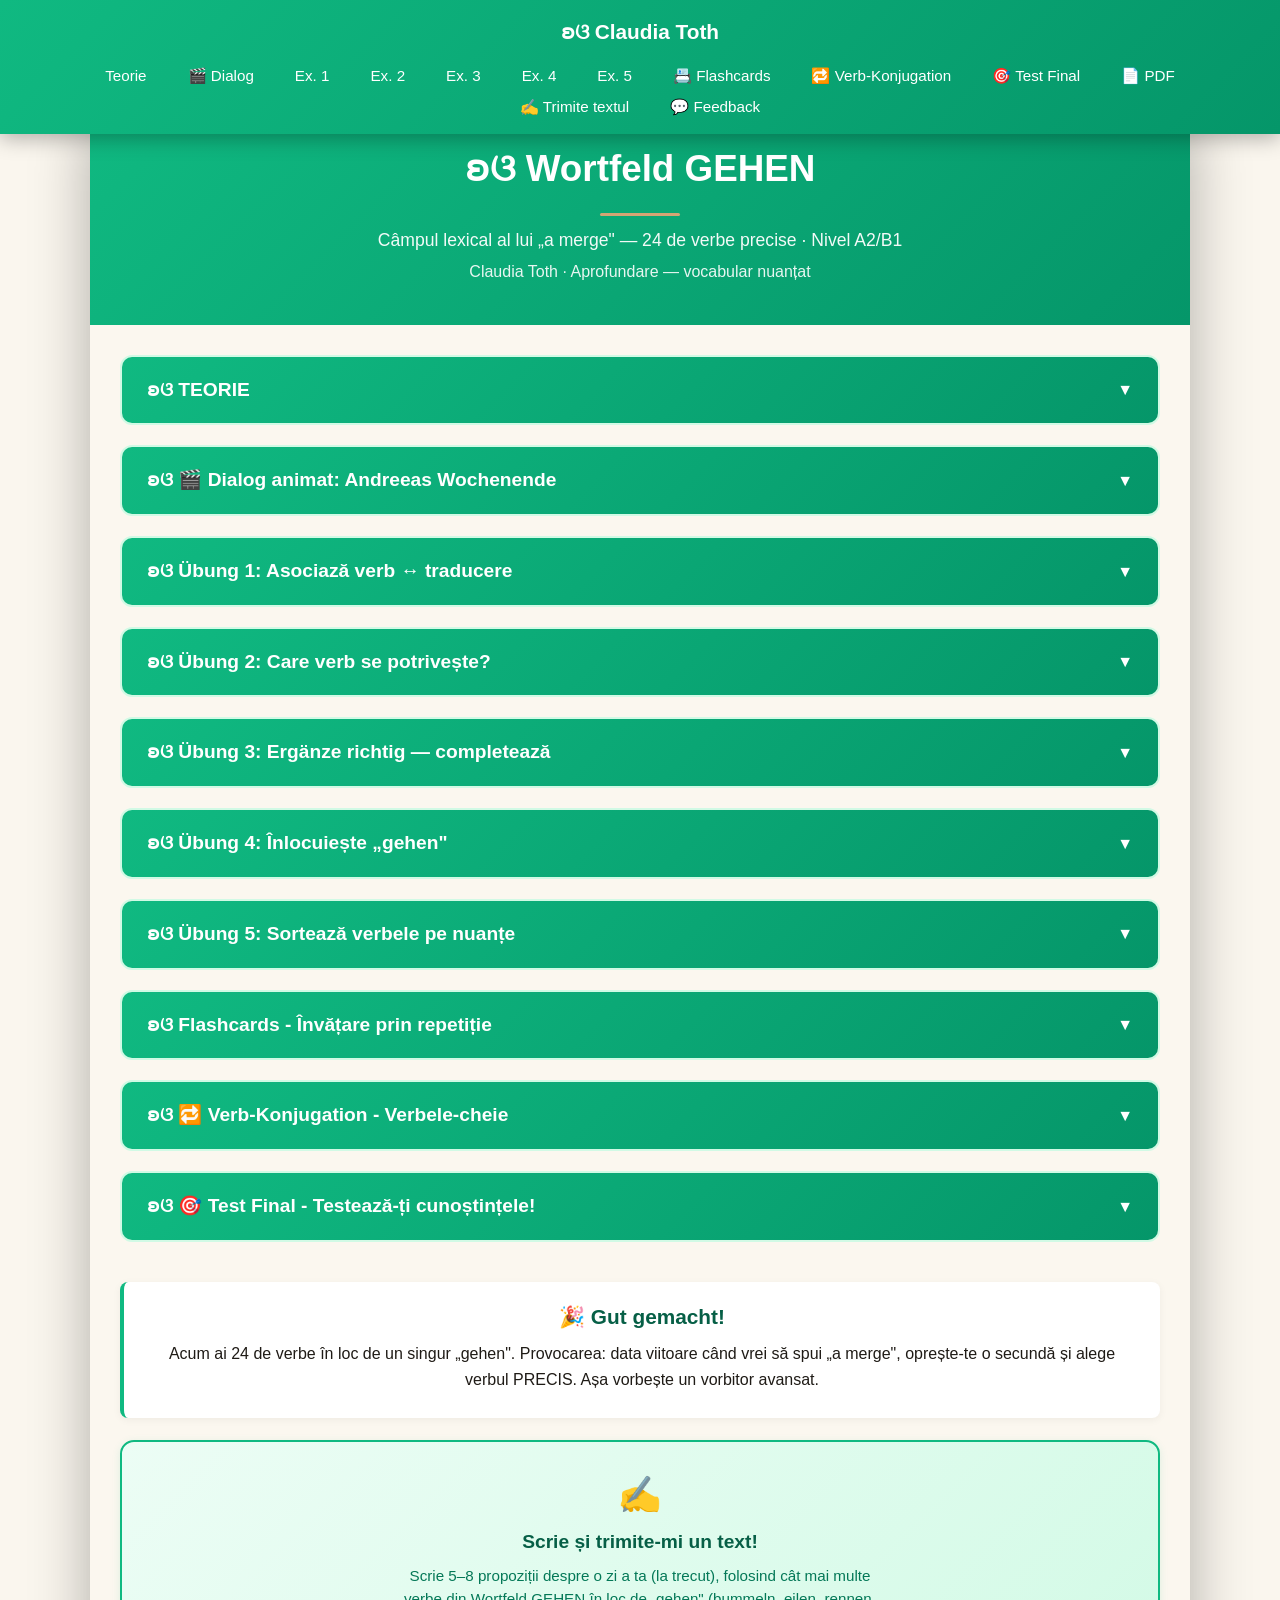
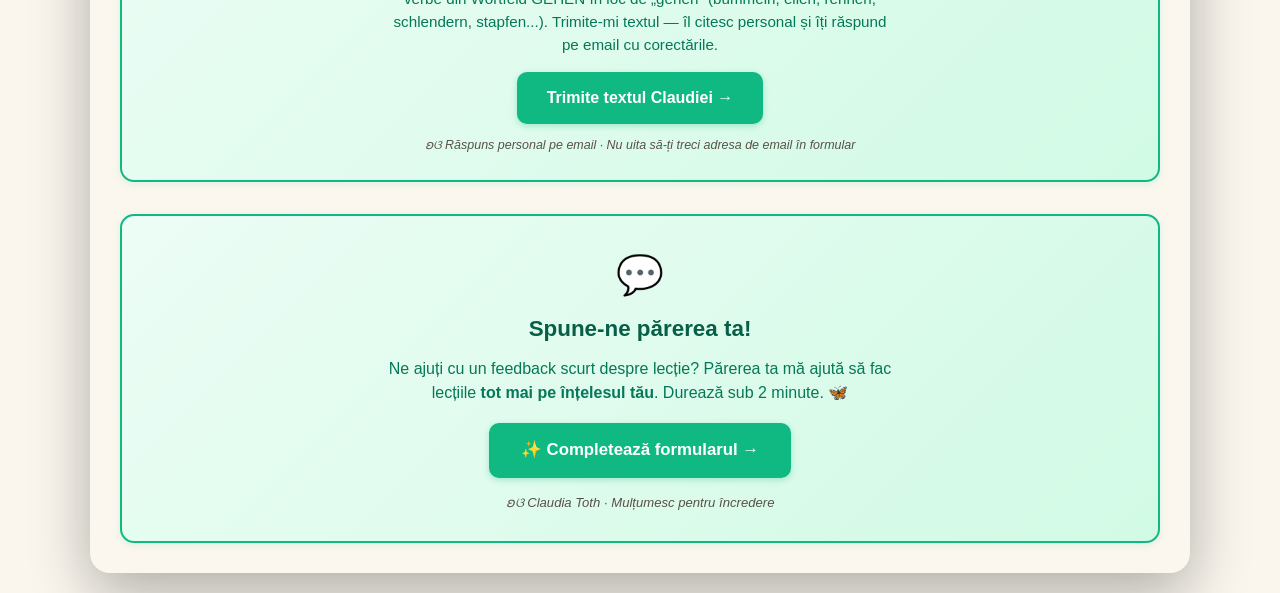
<file: index.html>
<!DOCTYPE html>
<html lang="ro">
<head>
    <meta charset="UTF-8">
    <meta name="robots" content="noindex, nofollow">
    <meta name="viewport" content="width=device-width, initial-scale=1.0">
    <title>Wortfeld GEHEN — verbele lui „a merge" · Germană A2/B1</title>
    <meta property="og:title" content="Wortfeld GEHEN (Aprofundare)">
    <meta property="og:description" content="Câmpul lexical al lui „a merge": 24 de verbe precise care înlocuiesc gehen. Dialog animat + 5 exerciții. Nivel A2/B1.">
    <meta property="og:type" content="website">
    <link rel="stylesheet" href="styles.css">
</head>
<body>
    <nav class="navbar">
        <a href="#top" class="navbar-logo">ʚଓ Claudia Toth</a>
        <ul class="navbar-menu">
            <li><a href="#teorie" onclick="openSection(0)">Teorie</a></li>
            <li><a href="#dialog" onclick="openSection(1)">🎬 Dialog</a></li>
            <li><a href="#ex1" onclick="openSection(2)">Ex. 1</a></li>
            <li><a href="#ex2" onclick="openSection(3)">Ex. 2</a></li>
            <li><a href="#ex3" onclick="openSection(4)">Ex. 3</a></li>
            <li><a href="#ex4" onclick="openSection(5)">Ex. 4</a></li>
            <li><a href="#ex5" onclick="openSection(6)">Ex. 5</a></li>
            <li><a href="#flashcards" onclick="openSection(7)">📇 Flashcards</a></li>
            <li><a href="#verbs" onclick="openSection(8)">🔁 Verb-Konjugation</a></li>
            <li><a href="#final-test" onclick="openSection(9)">🎯 Test Final</a></li>
            <li><a href="aprofundare-wortfeld-gehen.pdf" download>📄 PDF</a></li>
            <li><a href="https://forms.gle/t8QTSaqi4dLmbLxP7" target="_blank" rel="noopener noreferrer">✍️ Trimite textul</a></li>
            <li><a href="https://yaz5dfqyx89.typeform.com/to/JHBHSIRc" target="_blank" rel="noopener noreferrer">💬 Feedback</a></li>
        </ul>
    </nav>

    <div class="container" id="top">
        <div class="header">
            <h1>ʚଓ Wortfeld GEHEN</h1>
            <p class="subtitle">Câmpul lexical al lui „a merge" — 24 de verbe precise · Nivel A2/B1</p>
            <p>Claudia Toth · Aprofundare — vocabular nuanțat</p>
        </div>

        <div class="content">
            <div class="section" id="teorie">
                <div class="section-header" onclick="toggleMainSection(0)">
                    <h3>ʚଓ TEORIE</h3>
                    <span class="arrow">▼</span>
                </div>
                <div class="section-content" id="main-section-0">
                    <div id="theory-container"></div>
                </div>
            </div>

            <div class="section" id="dialog">
                <div class="section-header" onclick="toggleMainSection(1)">
                    <h3>ʚଓ 🎬 Dialog animat: Andreeas Wochenende</h3>
                    <span class="arrow">▼</span>
                </div>
                <div class="section-content" id="main-section-1">
                    <p style="margin-bottom:14px;"><em>Apasă ▶️ Pornește. Bulele de vorbire apar pe rând, iar personajul care vorbește „pulsează". Ascultă cum Andreea folosește verbele din Wortfeld în loc de simplul „gehen". Poți reasculta orice replică din transcript (🔁).</em></p>
                    <div id="dialog1-container"></div>
                </div>
            </div>

            <div class="section" id="ex1">
                <div class="section-header" onclick="toggleMainSection(2)">
                    <h3>ʚଓ Übung 1: Asociază verb ↔ traducere</h3>
                    <span class="arrow">▼</span>
                </div>
                <div class="section-content" id="main-section-2">
                    <div id="ex1-container"></div>
                    <div class="btn-container">
                        <button class="btn btn-check" onclick="checkExercise(1)">✓ Verifica</button>
                        <button class="btn btn-reset" onclick="resetExercise(1)">↻ Reseteaza</button>
                    </div>
                    <div class="score" id="score-1"></div>
                </div>
            </div>

            <div class="section" id="ex2">
                <div class="section-header" onclick="toggleMainSection(3)">
                    <h3>ʚଓ Übung 2: Care verb se potrivește?</h3>
                    <span class="arrow">▼</span>
                </div>
                <div class="section-content" id="main-section-3">
                    <div id="ex2-container"></div>
                    <div class="btn-container">
                        <button class="btn btn-check" onclick="checkExercise(2)">✓ Verifica</button>
                        <button class="btn btn-reset" onclick="resetExercise(2)">↻ Reseteaza</button>
                    </div>
                    <div class="score" id="score-2"></div>
                </div>
            </div>

            <div class="section" id="ex3">
                <div class="section-header" onclick="toggleMainSection(4)">
                    <h3>ʚଓ Übung 3: Ergänze richtig — completează</h3>
                    <span class="arrow">▼</span>
                </div>
                <div class="section-content" id="main-section-4">
                    <div id="ex3-container"></div>
                    <div class="btn-container">
                        <button class="btn btn-check" onclick="checkExercise(3)">✓ Verifica</button>
                        <button class="btn btn-reset" onclick="resetExercise(3)">↻ Reseteaza</button>
                    </div>
                    <div class="score" id="score-3"></div>
                </div>
            </div>

            <div class="section" id="ex4">
                <div class="section-header" onclick="toggleMainSection(5)">
                    <h3>ʚଓ Übung 4: Înlocuiește „gehen"</h3>
                    <span class="arrow">▼</span>
                </div>
                <div class="section-content" id="main-section-5">
                    <div id="ex4-container"></div>
                    <div class="btn-container">
                        <button class="btn btn-check" onclick="checkExercise(4)">✓ Verifica</button>
                        <button class="btn btn-reset" onclick="resetExercise(4)">↻ Reseteaza</button>
                    </div>
                    <div class="score" id="score-4"></div>
                </div>
            </div>

            <div class="section" id="ex5">
                <div class="section-header" onclick="toggleMainSection(6)">
                    <h3>ʚଓ Übung 5: Sortează verbele pe nuanțe</h3>
                    <span class="arrow">▼</span>
                </div>
                <div class="section-content" id="main-section-6">
                    <div id="ex5-container"></div>
                    <div class="btn-container">
                        <button class="btn btn-check" onclick="checkExercise(5)">✓ Verifica</button>
                        <button class="btn btn-reset" onclick="resetExercise(5)">↻ Reseteaza</button>
                    </div>
                    <div class="score" id="score-5"></div>
                </div>
            </div>

            <div class="section" id="flashcards">
                <div class="section-header" onclick="toggleMainSection(7)">
                    <h3>ʚଓ Flashcards - Învățare prin repetiție</h3>
                    <span class="arrow">▼</span>
                </div>
                <div class="section-content" id="main-section-7">
                    <div id="flashcards-container"></div>
                </div>
            </div>

            <div class="section" id="verbs">
                <div class="section-header" onclick="toggleMainSection(8)">
                    <h3>ʚଓ 🔁 Verb-Konjugation - Verbele-cheie</h3>
                    <span class="arrow">▼</span>
                </div>
                <div class="section-content" id="main-section-8">
                    <div id="verbs-container"></div>
                </div>
            </div>

            <div class="section" id="final-test">
                <div class="section-header" onclick="toggleMainSection(9)">
                    <h3>ʚଓ 🎯 Test Final - Testează-ți cunoștințele!</h3>
                    <span class="arrow">▼</span>
                </div>
                <div class="section-content" id="main-section-9">
                    <div id="final-test-container"></div>
                </div>
            </div>

            <div class="theory-box" style="text-align: center; margin-top: 40px;">
                <p style="font-size: 1.3rem; font-weight: bold; color: #065f46;">🎉 Gut gemacht!</p>
                <p>Acum ai 24 de verbe în loc de un singur „gehen". Provocarea: data viitoare când vrei să spui „a merge", oprește-te o secundă și alege verbul PRECIS. Așa vorbește un vorbitor avansat.</p>
            </div>

            <!-- ===== SCHREIBÜBUNG — submit text (Google Form) ===== -->
            <div style="background: linear-gradient(135deg, #ecfdf5 0%, #d1fae5 100%); border: 2px solid #10B981; border-radius: 14px; padding: 24px 22px; margin-top: 22px; text-align: center; box-shadow: 0 2px 8px rgba(16, 185, 129, 0.12);">
                <div style="font-size: 2.2rem; margin-bottom: 4px;">✍️</div>
                <h4 style="color: #065f46; font-size: 1.2rem; margin: 0 0 8px; font-weight: bold;">Scrie și trimite-mi un text!</h4>
                <p style="color: #047857; font-size: 0.95rem; margin: 0 0 16px; max-width: 500px; margin-left: auto; margin-right: auto; line-height: 1.5;">
                    Scrie 5–8 propoziții despre o zi a ta (la trecut), folosind cât mai multe verbe din Wortfeld GEHEN în loc de „gehen" (bummeln, eilen, rennen, schlendern, stapfen...). Trimite-mi textul — îl citesc personal și îți răspund pe email cu corectările.
                </p>
                <a href="https://forms.gle/t8QTSaqi4dLmbLxP7" target="_blank" rel="noopener noreferrer" style="display: inline-block; background: #10B981; color: white; padding: 13px 30px; border-radius: 10px; text-decoration: none; font-weight: bold; font-size: 1rem; box-shadow: 0 2px 6px rgba(16, 185, 129, 0.3);">
                    Trimite textul Claudiei →
                </a>
                <p style="color: #5A5147; font-size: 0.78rem; margin-top: 12px; font-style: italic;">ʚଓ Răspuns personal pe email · Nu uita să-ți treci adresa de email în formular</p>
            </div>

            <!-- ===== FEEDBACK BANNER ===== -->
            <div style="background: linear-gradient(135deg, #ecfdf5 0%, #d1fae5 100%); border: 2px solid #10B981; border-radius: 14px; padding: 28px 24px; margin-top: 32px; text-align: center; box-shadow: 0 2px 8px rgba(16, 185, 129, 0.12);">
                <div style="font-size: 2.4rem; margin-bottom: 6px;">💬</div>
                <h3 style="color: #065f46; font-size: 1.4rem; margin: 0 0 10px; font-weight: bold;">Spune-ne părerea ta!</h3>
                <p style="color: #047857; font-size: 1rem; margin: 0 0 18px; max-width: 540px; margin-left: auto; margin-right: auto; line-height: 1.5;">
                    Ne ajuți cu un feedback scurt despre lecție? Părerea ta mă ajută să fac lecțiile <strong>tot mai pe înțelesul tău</strong>. Durează sub 2 minute. 🦋
                </p>
                <a href="https://yaz5dfqyx89.typeform.com/to/JHBHSIRc" target="_blank" rel="noopener noreferrer" style="display: inline-block; background: #10B981; color: white; padding: 14px 32px; border-radius: 10px; text-decoration: none; font-weight: bold; font-size: 1.05rem; box-shadow: 0 2px 6px rgba(16, 185, 129, 0.3); transition: all 0.2s;" onmouseover="this.style.background='#047857'; this.style.transform='translateY(-1px)';" onmouseout="this.style.background='#10B981'; this.style.transform='translateY(0)';">
                    ✨ Completează formularul →
                </a>
                <p style="color: #5A5147; font-size: 0.82rem; margin-top: 14px; font-style: italic;">
                    ʚଓ Claudia Toth · Mulțumesc pentru încredere
                </p>
            </div>
        </div>
    </div>

    <script src="theory.js"></script>
    <script src="dialogs.js?v=2"></script>
    <script src="exercises.js"></script>
    <script src="flashcards.js"></script>
    <script src="verbs.js"></script>
    <script src="final-test.js"></script>
    <script src="main.js"></script>
</body>
</html>
</file>
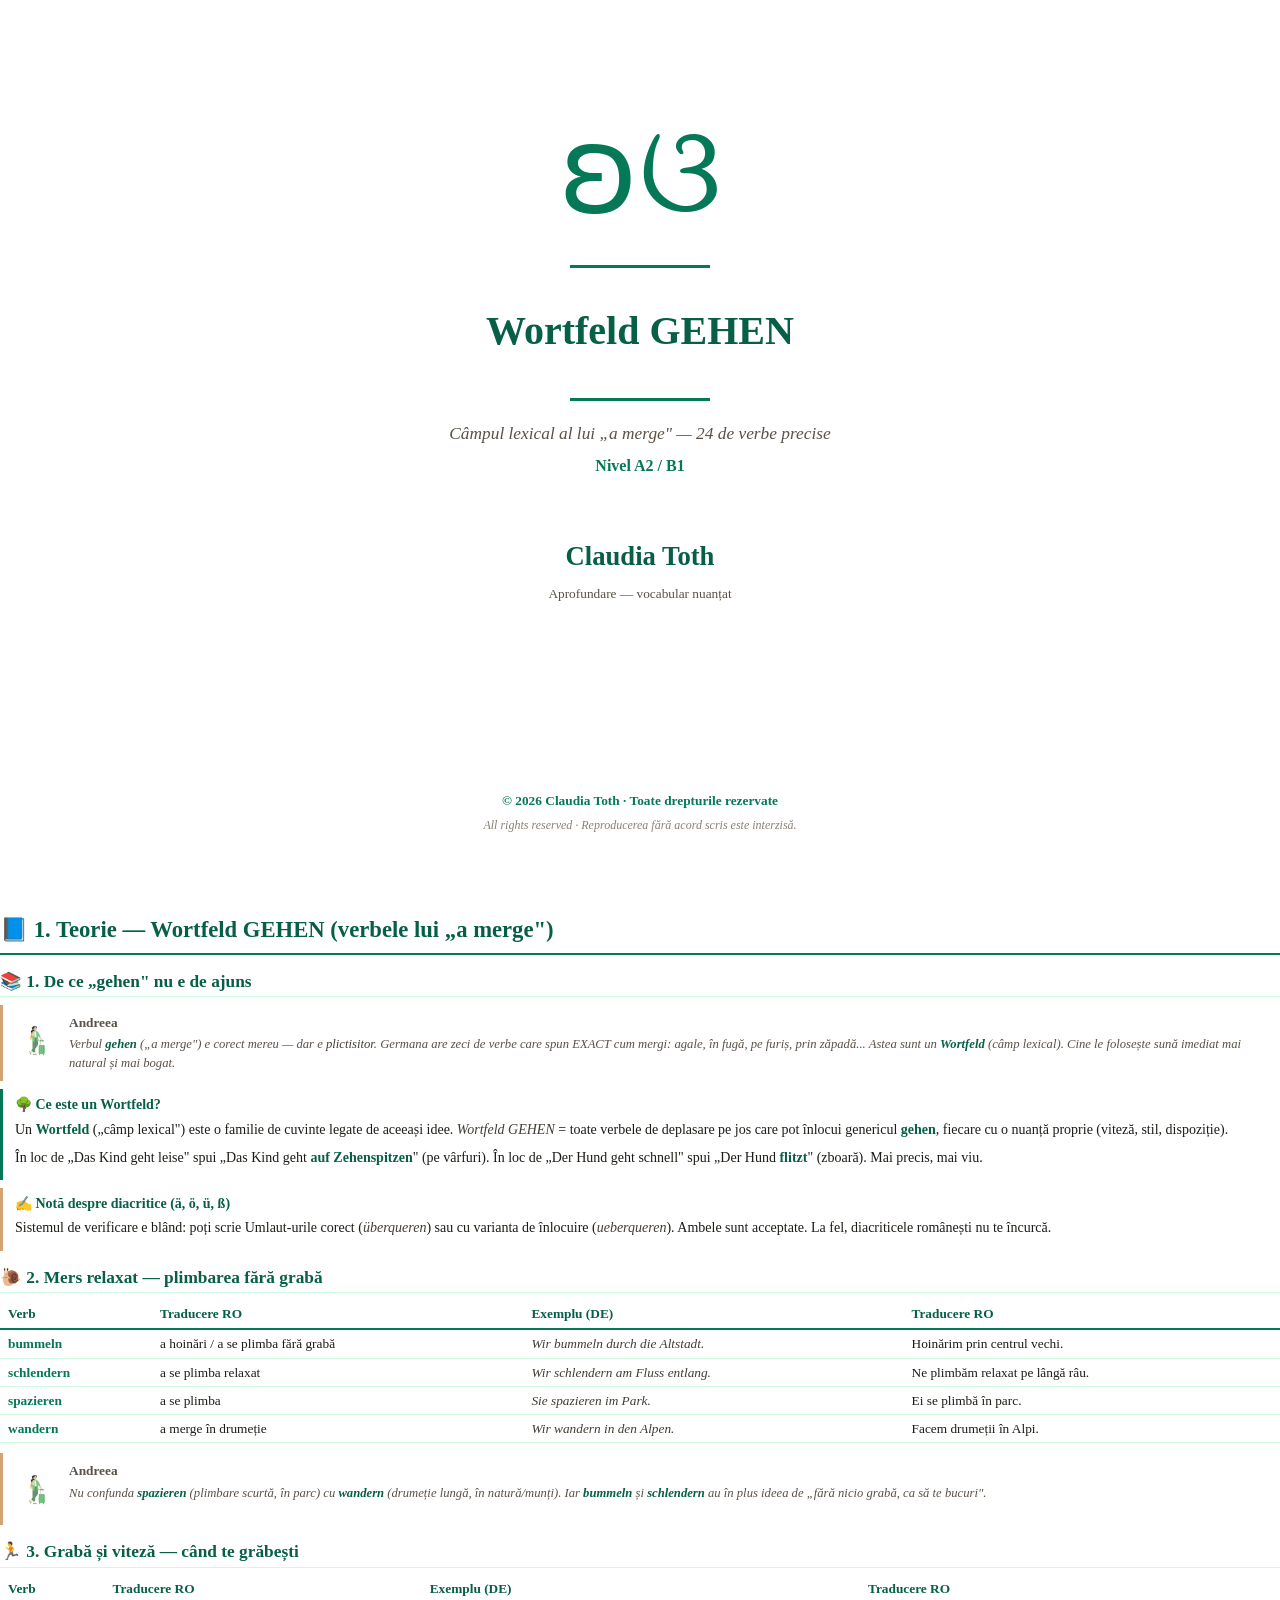
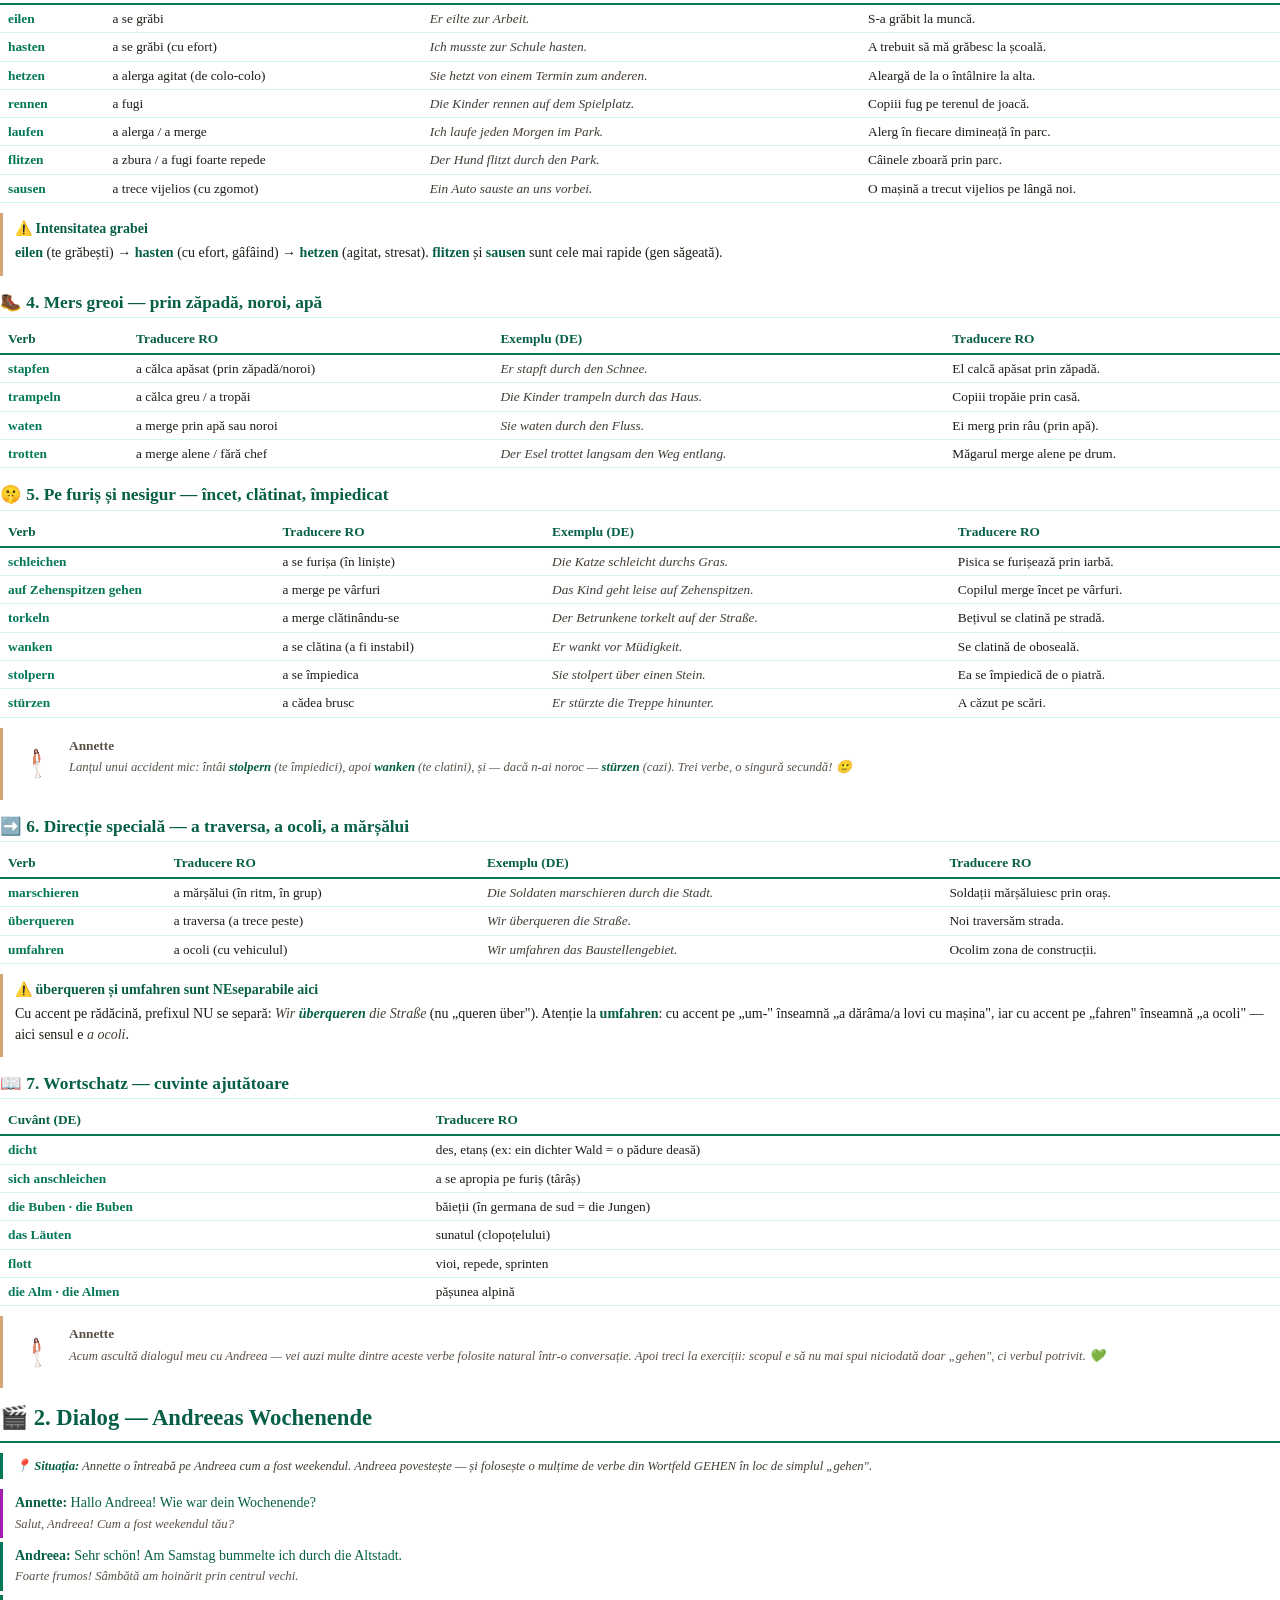
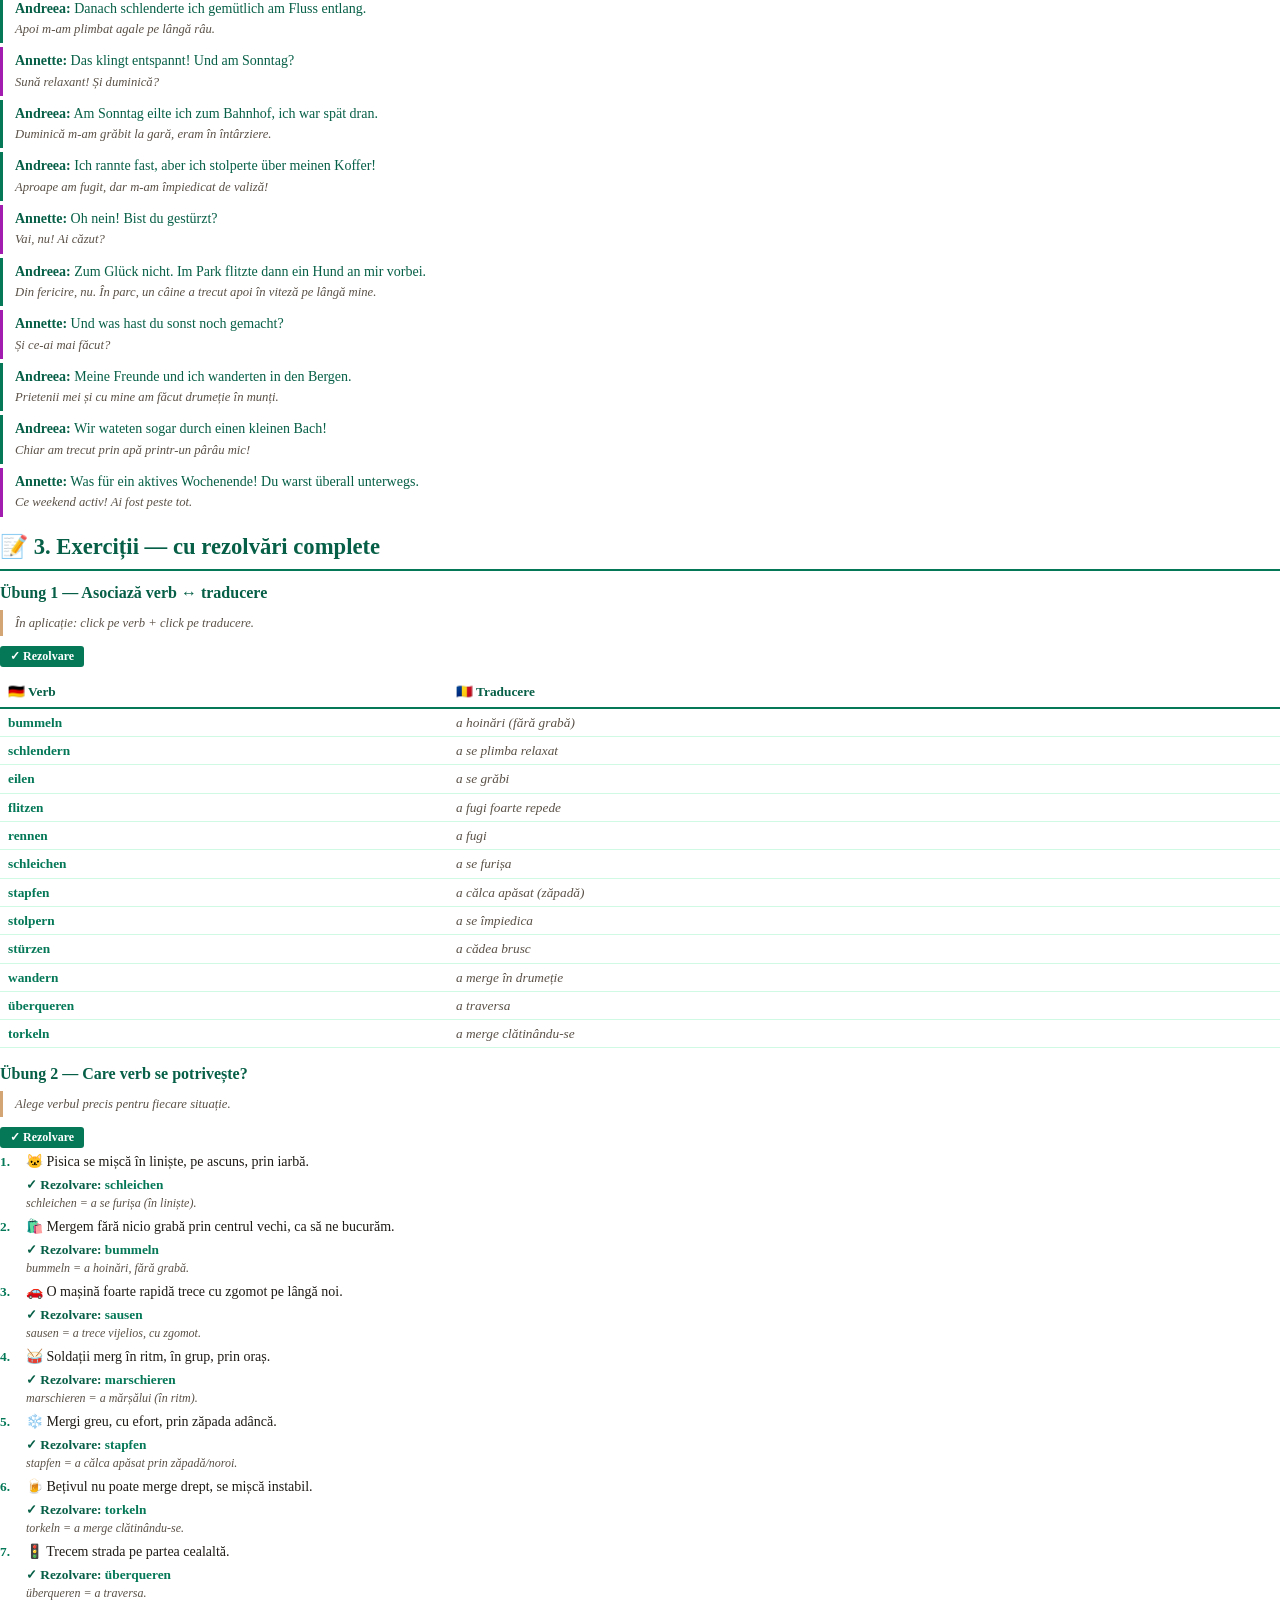
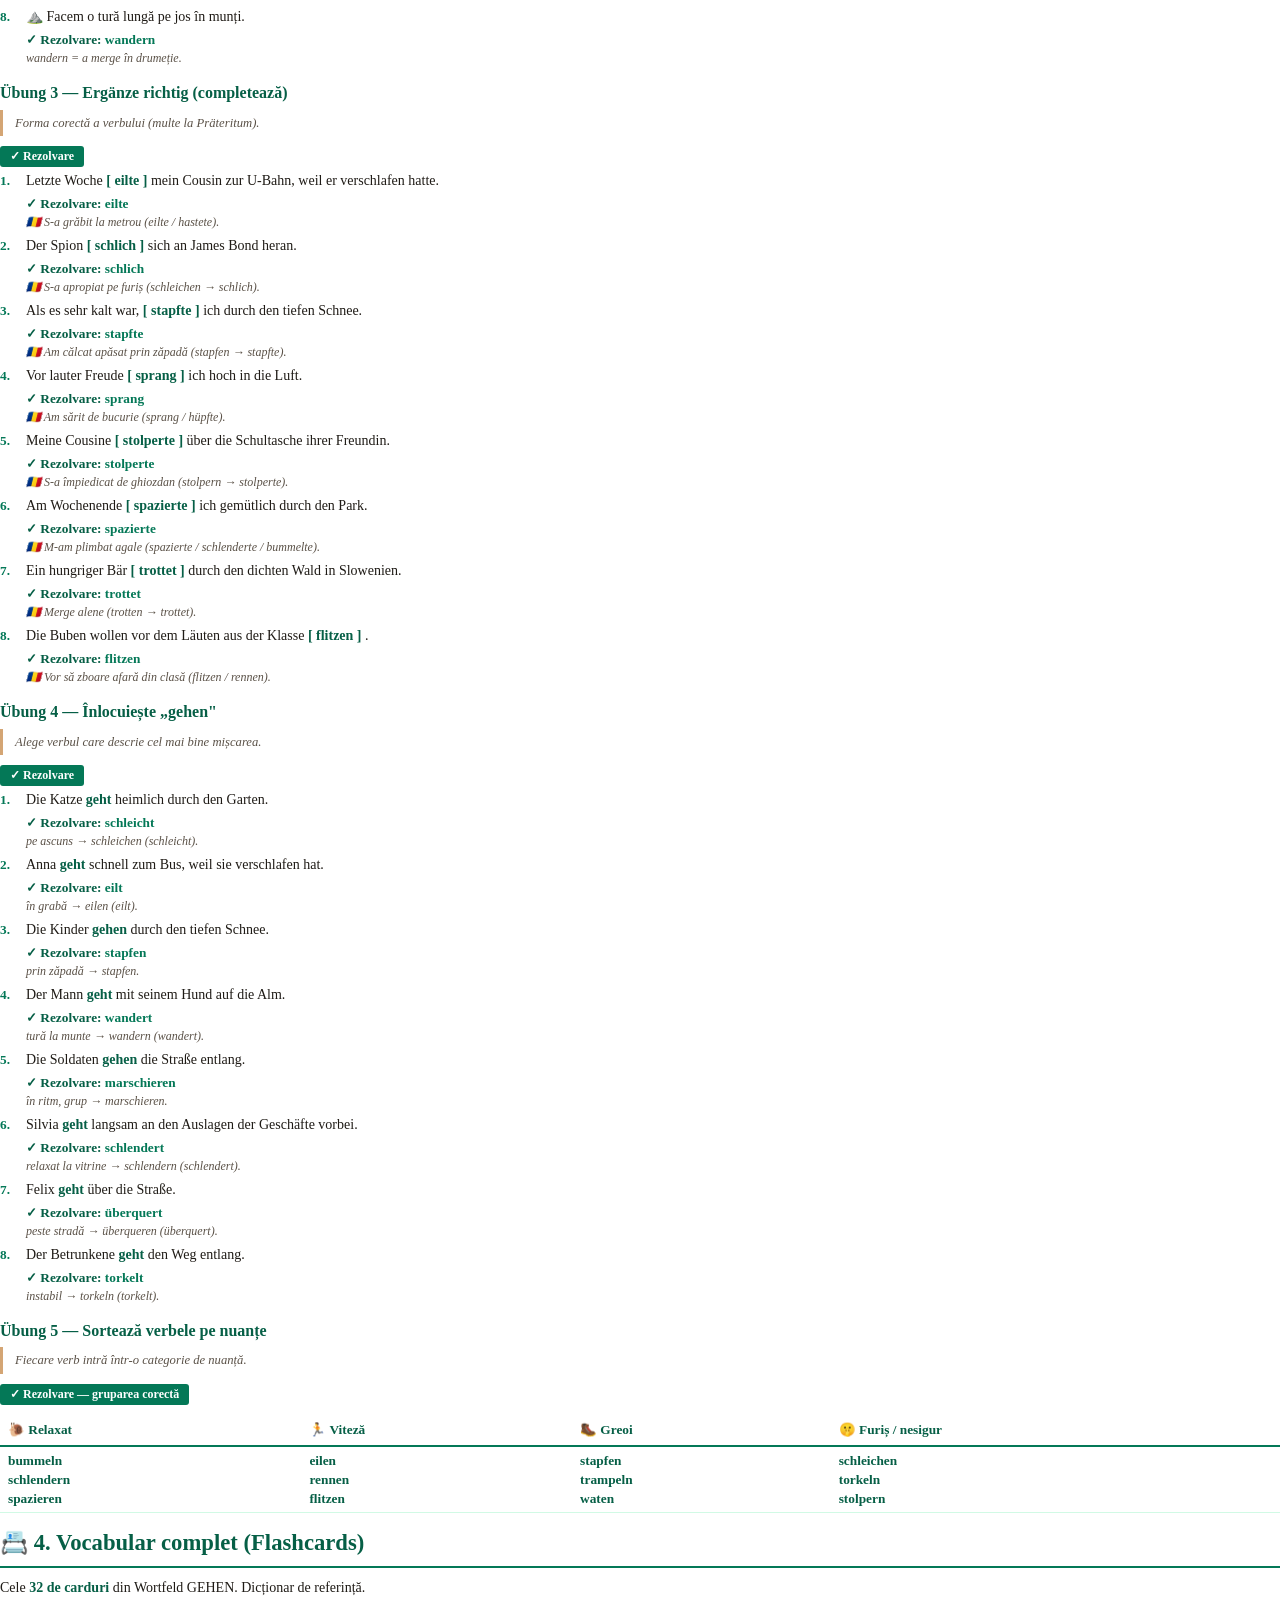
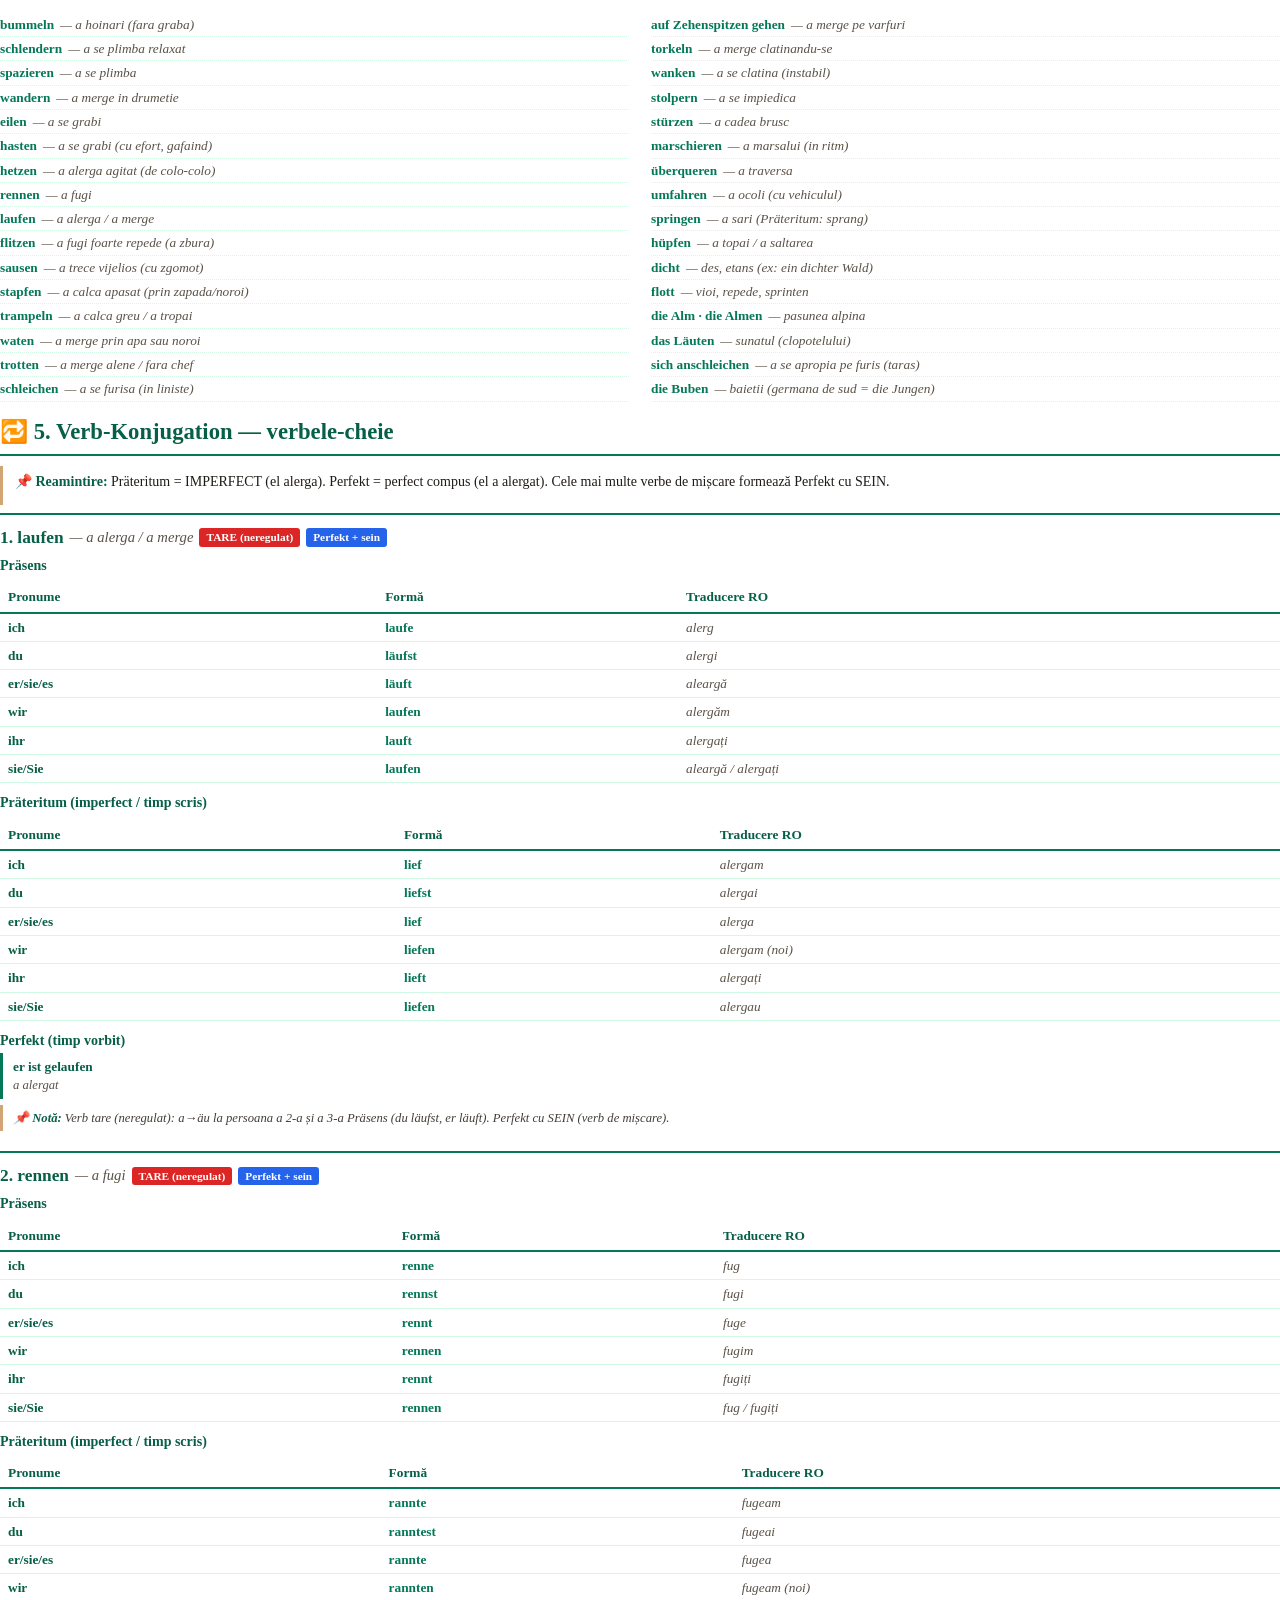
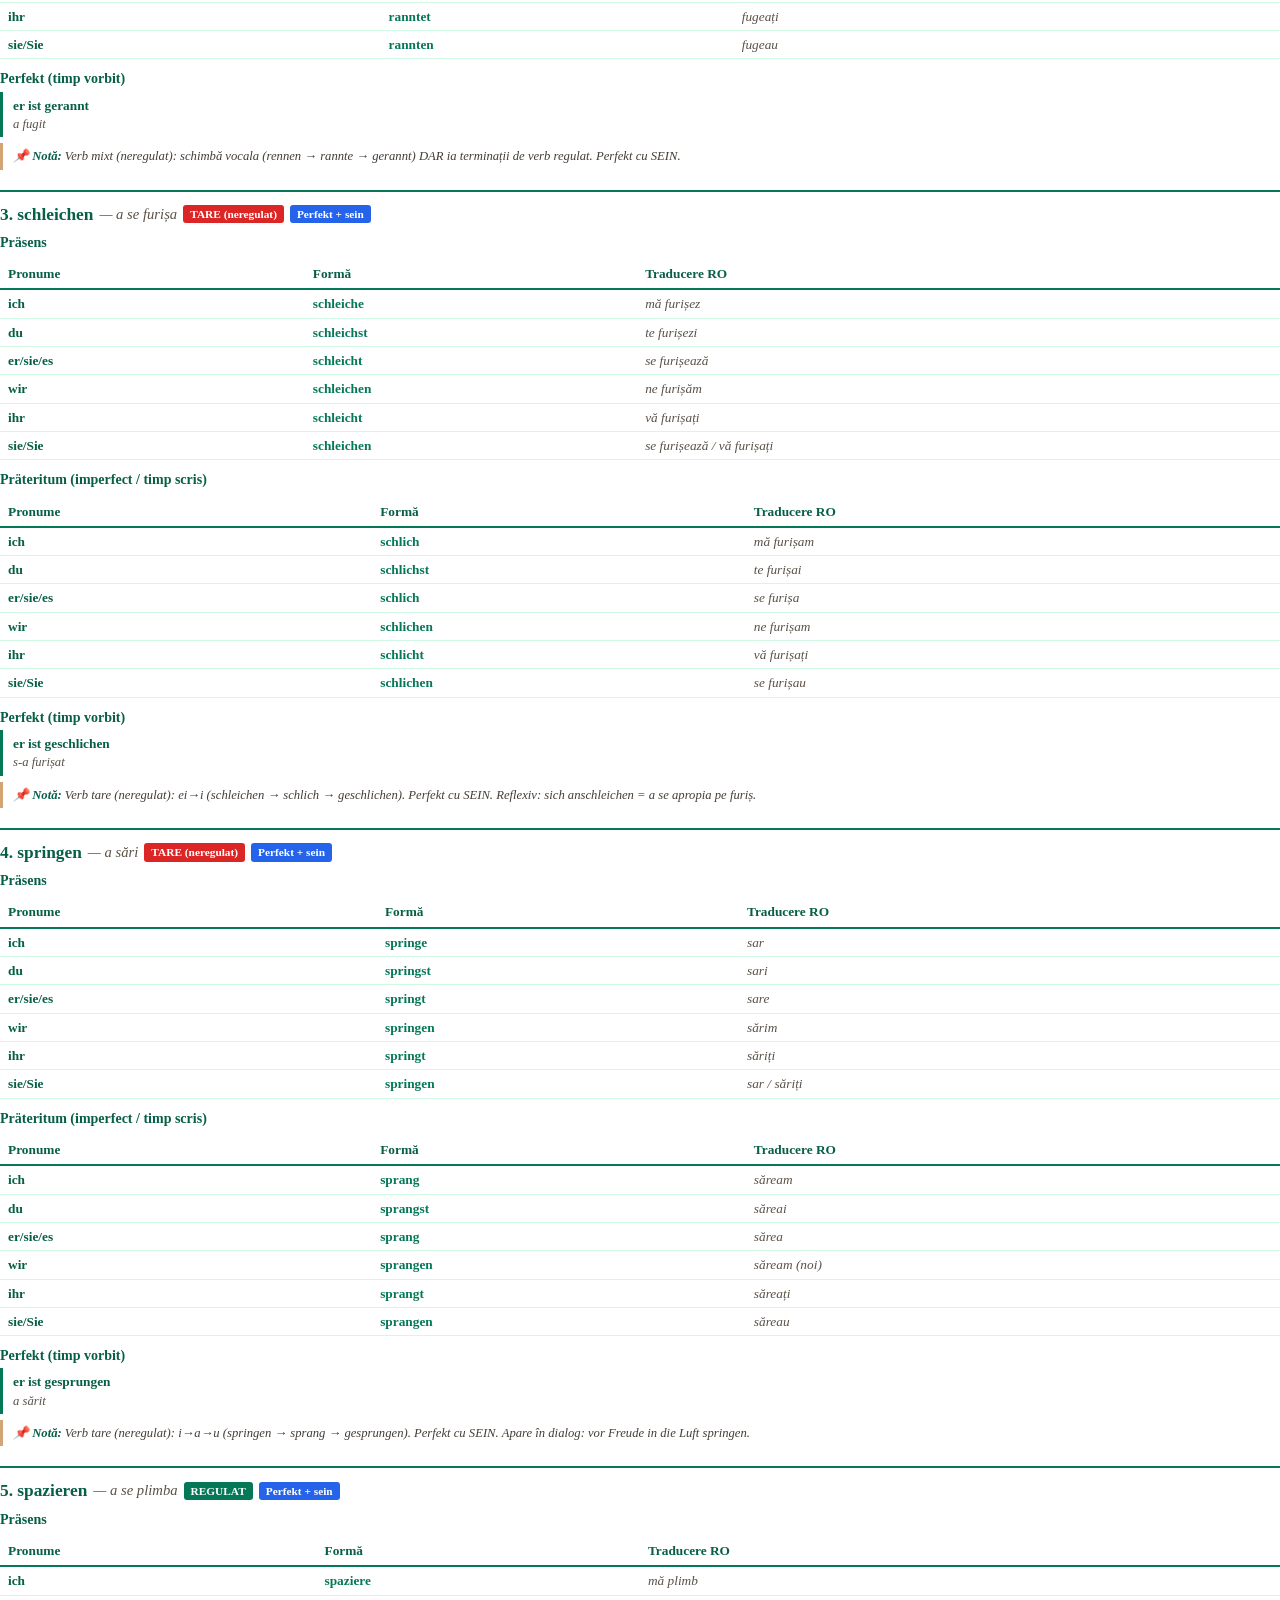
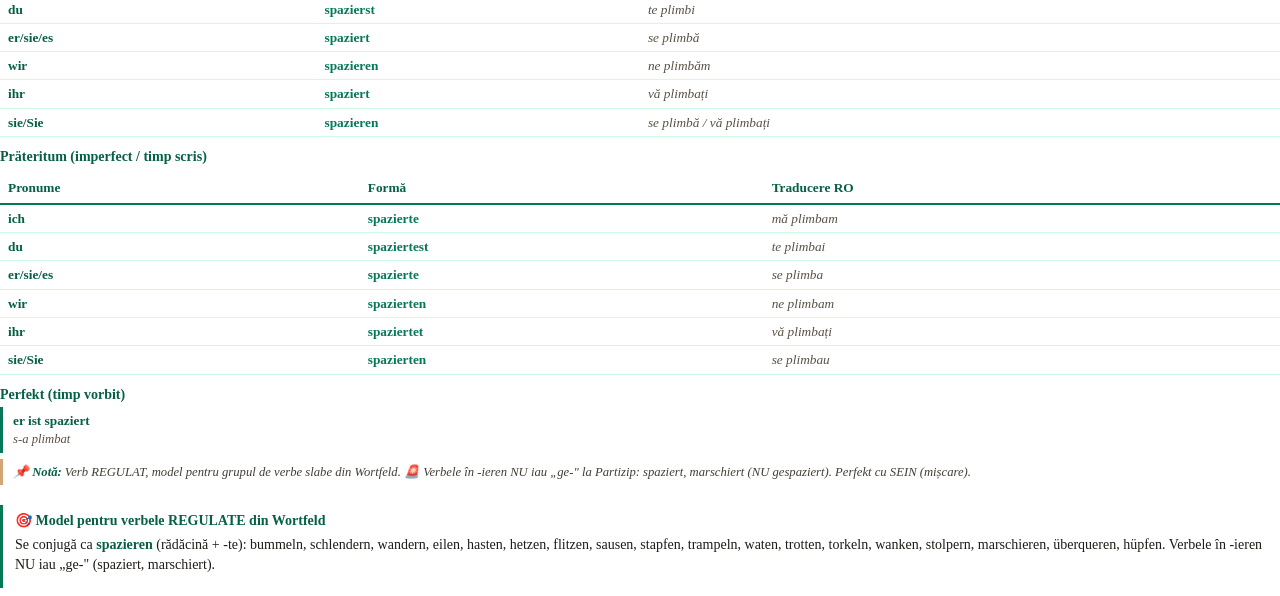
<file: pdf.html>
<!DOCTYPE html>
<html lang="ro">
<head>
    <meta charset="UTF-8">
    <meta name="robots" content="noindex, nofollow">
    <title>Wortfeld GEHEN · Claudia Toth · A2/B1</title>
    <style>
        @page {
            size: A4;
            margin: 22mm 18mm 22mm 18mm;
            @bottom-center {
                content: "ʚଓ Claudia Toth · Wortfeld GEHEN · Nivel A2/B1 · © 2026 — Toate drepturile rezervate · pag. " counter(page) " / " counter(pages);
                font-size: 8.5pt; color: #047857; font-family: 'Georgia', 'Times New Roman', serif;
            }
        }
        @page :first { margin: 0; @bottom-center { content: ""; } }

        * { box-sizing: border-box; margin: 0; padding: 0; }
        body { font-family: 'Georgia', 'Times New Roman', serif; color: #1F1B16; line-height: 1.45; font-size: 10.5pt; -webkit-print-color-adjust: exact; print-color-adjust: exact; }

        .cover { width: 100%; min-height: 100vh; padding: 80px 60px 60px; text-align: center; display: flex; flex-direction: column; align-items: center; justify-content: flex-start; page-break-after: always; }
        .cover-symbol { font-size: 90pt; color: #047857; line-height: 1; margin: 30px 0 15px; font-family: 'Segoe UI Emoji', 'Segoe UI', sans-serif; }
        .cover-divider { width: 140px; height: 3px; background: #047857; margin: 20px 0; border: none; }
        .cover-title { font-size: 30pt; color: #065f46; font-weight: bold; margin: 14px 0 18px; font-family: 'Georgia', serif; }
        .cover-subtitle { font-size: 13pt; color: #5A5147; font-style: italic; margin-bottom: 8px; }
        .cover-level { font-size: 12pt; color: #047857; font-weight: bold; margin-bottom: 60px; }
        .cover-author { font-size: 20pt; color: #065f46; font-weight: bold; margin-bottom: 8px; }
        .cover-series { font-size: 10pt; color: #5A5147; margin-bottom: 80px; }
        .cover-copyright { margin-top: auto; font-size: 10pt; color: #047857; font-weight: 600; }
        .cover-notice { font-size: 9pt; color: #8a8175; font-style: italic; margin-top: 6px; }

        h1.chapter { color: #065f46; padding: 0 0 6px 0; font-size: 17pt; margin: 14px 0 10px; border-bottom: 2px solid #047857; font-family: 'Georgia', serif; page-break-after: avoid; }
        h2.sub-chapter { color: #065f46; font-size: 13pt; margin: 14px 0 6px; padding-bottom: 2px; border-bottom: 1px solid #d1fae5; font-family: 'Georgia', serif; page-break-after: avoid; }
        p { margin-bottom: 6px; }
        strong { color: #065f46; }
        em { color: #433d35; font-style: italic; }
        ul, ol { margin: 4px 0 8px 22px; }
        li { margin-bottom: 2px; }

        .theory-box { background: transparent; border-left: 3px solid #047857; padding: 6px 12px; margin: 8px 0; page-break-inside: avoid; }
        .theory-box h4 { color: #065f46; font-size: 10.5pt; margin-bottom: 4px; }
        .warn-box { border-left-color: #D4A574; }
        .example-box { border-left: 2px dashed #047857; padding: 4px 12px; margin: 4px 0; page-break-inside: avoid; }
        .example-box .de { color: #065f46; font-weight: 600; }
        .example-box .ro { color: #5A5147; font-style: italic; font-size: 9.5pt; }

        table { width: 100%; border-collapse: collapse; margin: 6px 0 10px; font-size: 10pt; page-break-inside: avoid; }
        table th { padding: 5px 8px; text-align: left; font-weight: bold; color: #065f46; border-bottom: 2px solid #047857; }
        table td { padding: 4px 8px; border-bottom: 1px solid #d1fae5; vertical-align: top; }
        td.verb { color: #047857; font-weight: bold; }
        td.ro-text { color: #5A5147; font-style: italic; }

        /* Dialog transcript */
        .dlg-context { border-left: 3px solid #047857; padding: 4px 12px; margin: 6px 0 10px; font-style: italic; color: #433d35; font-size: 9.5pt; }
        .dlg-line { padding: 4px 12px; margin-bottom: 4px; page-break-inside: avoid; }
        .dlg-line.andreea { border-left: 3px solid #047857; }
        .dlg-line.annette { border-left: 3px solid #a21caf; }
        .dlg-line .sp { font-weight: bold; color: #065f46; }
        .dlg-line .de { color: #065f46; }
        .dlg-line .ro { color: #5A5147; font-style: italic; font-size: 9.5pt; }

        .ex-block { margin-bottom: 14px; page-break-inside: avoid; }
        .ex-block h3 { color: #065f46; font-size: 12pt; margin-bottom: 5px; }
        .ex-block .instruction { border-left: 3px solid #D4A574; padding: 4px 12px; margin-bottom: 6px; font-size: 9.5pt; color: #5A5147; font-style: italic; }
        .rezolvare-banner { display: inline-block; background: #047857; color: white; padding: 2px 10px; border-radius: 3px; font-size: 9pt; font-weight: bold; margin: 4px 0; -webkit-print-color-adjust: exact; print-color-adjust: exact; }
        .ex-item { display: flex; gap: 8px; margin-bottom: 5px; align-items: flex-start; }
        .ex-num { color: #047857; font-weight: bold; font-size: 10pt; flex-shrink: 0; min-width: 18px; }
        .ex-num::after { content: "."; }
        .ex-body { flex: 1; }
        .ex-a { color: #047857; font-weight: bold; font-size: 10pt; margin-top: 2px; }
        .ex-a::before { content: "✓ Rezolvare: "; color: #065f46; }
        .ex-explanation { color: #5A5147; font-size: 9pt; font-style: italic; margin-top: 1px; }

        .flashcards-grid { columns: 2; column-gap: 22px; margin-top: 8px; }
        .fc-row { break-inside: avoid; padding: 2px 0; border-bottom: 1px dotted #d1fae5; font-size: 10pt; }
        .fc-row .de { color: #047857; font-weight: bold; }
        .fc-row .ro { color: #5A5147; font-style: italic; margin-left: 6px; }

        .verb-card { border-top: 2px solid #047857; padding: 10px 0 8px 0; margin-bottom: 12px; page-break-inside: avoid; }
        .verb-card .vh { display: flex; align-items: center; flex-wrap: wrap; gap: 6px; margin-bottom: 6px; }
        .verb-card .vh .name { font-size: 13pt; color: #065f46; font-weight: bold; }
        .verb-card .vh .ro { color: #5A5147; font-style: italic; font-size: 11pt; }
        .verb-card .vh .badge { display: inline-block; padding: 1px 7px; border-radius: 3px; font-size: 8.5pt; color: white; font-weight: bold; -webkit-print-color-adjust: exact; print-color-adjust: exact; }
        .verb-card .badge.strong { background: #dc2626; }
        .verb-card .badge.weak { background: #047857; }
        .verb-card .badge.sein { background: #2563eb; }
        .verb-card .badge.haben { background: #047857; }
        .verb-card h5 { color: #065f46; margin: 6px 0 2px; font-size: 10.5pt; }
        .verb-card .perfekt-box { border-left: 3px solid #047857; padding: 4px 10px; margin-top: 2px; font-size: 10pt; }
        .verb-card .perfekt-box .de { color: #065f46; font-weight: 600; }
        .verb-card .perfekt-box .ro { color: #5A5147; font-style: italic; font-size: 9.5pt; }
        .verb-card .note { font-size: 9.5pt; color: #433d35; padding: 4px 10px; border-left: 3px solid #D4A574; margin-top: 6px; font-style: italic; }

        .new-section { page-break-before: always; }

        .andreea-note { display: flex; gap: 10px; align-items: flex-start; border-left: 3px solid #D4A574; padding: 8px 12px; margin: 8px 0; page-break-inside: avoid; }
        .andreea-note-avatar { width: 44px; height: 56px; object-fit: contain; flex-shrink: 0; }
        .andreea-note-content { flex: 1; }
        .andreea-note-content .speaker { font-weight: bold; color: #5A5147; font-size: 10pt; margin-bottom: 3px; }
        .andreea-note-content .text { color: #5A5147; font-size: 9.5pt; font-style: italic; line-height: 1.5; }
    </style>
</head>
<body>

<div class="cover">
    <div class="cover-symbol">ʚଓ</div>
    <hr class="cover-divider">
    <h1 class="cover-title">Wortfeld GEHEN</h1>
    <hr class="cover-divider">
    <p class="cover-subtitle">Câmpul lexical al lui „a merge" — 24 de verbe precise</p>
    <p class="cover-level">Nivel A2 / B1</p>
    <p class="cover-author">Claudia Toth</p>
    <p class="cover-series">Aprofundare — vocabular nuanțat</p>
    <div class="cover-copyright">© 2026 Claudia Toth · Toate drepturile rezervate</div>
    <p class="cover-notice">All rights reserved · Reproducerea fără acord scris este interzisă.</p>
</div>

<div id="pdf-content"></div>

<script src="theory.js"></script>
<script src="dialogs.js"></script>
<script src="exercises.js"></script>
<script src="flashcards.js"></script>
<script src="verbs.js"></script>
<script src="final-test.js"></script>
<script src="pdf-builder.js"></script>

</body>
</html>
</file>
<file: styles.css>
/* ============================================
   CLAUDIA TOTH - NOMEN-VERB-VERBINDUNGEN
   Design verde profesional · Mobile responsive
   ============================================ */

* {
    margin: 0;
    padding: 0;
    box-sizing: border-box;
}

body {
    font-family: 'Segoe UI', Tahoma, Geneva, Verdana, sans-serif;
    background: #FAF6EE;
    line-height: 1.6;
    padding: 0;
    padding-top: 80px;
    min-height: 100vh;
    color: #1F1B16;
}

/* ============================================
   NAVIGATION BAR
   ============================================ */
.navbar {
    position: fixed;
    top: 0;
    left: 0;
    right: 0;
    background: linear-gradient(135deg, #10b981 0%, #059669 100%);
    padding: 15px 30px;
    box-shadow: 0 4px 20px rgba(0,0,0,0.3);
    z-index: 1000;
    display: flex;
    flex-direction: column;
    gap: 15px;
    align-items: center;
    justify-content: center;
}

.navbar-logo {
    color: white;
    font-size: 1.3rem;
    font-weight: bold;
    text-decoration: none;
}

.navbar-menu {
    display: flex;
    gap: 5px;
    list-style: none;
    align-items: center;
    flex-wrap: wrap;
    justify-content: center;
}

.navbar-menu a {
    color: white;
    text-decoration: none;
    padding: 10px 18px;
    border-radius: 8px;
    transition: all 0.3s;
    font-size: 0.95rem;
    font-weight: 500;
}

.navbar-menu a:hover {
    background: rgba(255,255,255,0.2);
    transform: translateY(-2px);
}

/* ============================================
   CONTAINER PRINCIPAL
   ============================================ */
.container {
    max-width: 1100px;
    margin: 20px auto;
    background: #FBF7EF;
    border-radius: 20px;
    box-shadow: 0 20px 60px rgba(0,0,0,0.3);
    overflow: hidden;
}

.header {
    background: linear-gradient(135deg, #10b981 0%, #059669 100%);
    color: white;
    padding: 40px 30px;
    text-align: center;
}

.header h1 {
    font-size: 2.3rem;
    margin-bottom: 10px;
}

.header .subtitle {
    font-size: 1.1rem;
    opacity: 0.95;
    margin-bottom: 5px;
}

.header p {
    font-size: 1rem;
    opacity: 0.9;
}

.content {
    padding: 30px;
}

/* ============================================
   SECȚIUNI (Teorie + Exerciții)
   ============================================ */
.section {
    margin-bottom: 20px;
    scroll-margin-top: 100px;
    border-radius: 12px;
    overflow: hidden;
    border: 2px solid #d1fae5;
}

.section-header {
    background: linear-gradient(135deg, #10b981 0%, #059669 100%);
    color: white;
    padding: 18px 25px;
    cursor: pointer;
    display: flex;
    justify-content: space-between;
    align-items: center;
    transition: all 0.3s;
}

.section-header:hover {
    background: linear-gradient(135deg, #059669 0%, #047857 100%);
}

.section-header h3 {
    font-size: 1.2rem;
}

.arrow {
    transition: transform 0.3s;
    font-size: 1rem;
}

.arrow.rotated {
    transform: rotate(180deg);
}

.section-content {
    display: none;
    padding: 25px;
    background: #FBF7EF;
}

.section-content.active {
    display: block;
    animation: fadeIn 0.4s ease-in-out;
}

@keyframes fadeIn {
    from { opacity: 0; transform: translateY(-5px); }
    to { opacity: 1; transform: translateY(0); }
}

/* ============================================
   SUB-SECȚIUNI (în Teorie)
   ============================================ */
.sub-section {
    margin-bottom: 12px;
    border-radius: 10px;
    overflow: hidden;
    border: 1px solid #a7f3d0;
    background: white;
}

.sub-section-header {
    background: #d1fae5;
    color: #065f46;
    padding: 12px 18px;
    cursor: pointer;
    display: flex;
    justify-content: space-between;
    align-items: center;
    font-weight: 600;
    transition: background 0.3s;
    gap: 10px;
}

.sub-section-header > span:first-child {
    flex: 1;
}

.sub-section-header:hover {
    background: #a7f3d0;
}

/* ============================================
   AUDIO PLAYER (Play / Stop la fiecare subtitlu)
   ============================================ */
.audio-player {
    display: flex;
    align-items: center;
}

.audio-btn {
    background: #10b981;
    color: white;
    border: none;
    width: 36px;
    height: 36px;
    border-radius: 50%;
    cursor: pointer;
    font-size: 0.9rem;
    transition: all 0.3s;
    display: flex;
    align-items: center;
    justify-content: center;
    padding: 0;
    box-shadow: 0 2px 6px rgba(16, 185, 129, 0.3);
}

.audio-btn:hover {
    background: #059669;
    transform: scale(1.1);
    box-shadow: 0 4px 10px rgba(16, 185, 129, 0.5);
}

.audio-btn:active {
    transform: scale(0.95);
}

.lesson-audio {
    display: flex;
    align-items: center;
    gap: 12px;
    margin-bottom: 18px;
    padding: 10px 14px;
    background: #FBF7EF;
    border-left: 4px solid #10b981;
    border-radius: 6px;
}

.lesson-audio-label {
    color: #065f46;
    font-weight: 600;
    font-size: 0.95rem;
}

.sub-arrow {
    transition: transform 0.3s;
}

.sub-arrow.rotated {
    transform: rotate(180deg);
}

.sub-section-content {
    display: none;
    padding: 18px;
    background: white;
}

.sub-section-content.active {
    display: block;
}

/* ============================================
   THEORY BOX
   ============================================ */
.theory-box {
    background: white;
    border-left: 4px solid #10b981;
    padding: 18px 22px;
    margin: 12px 0;
    border-radius: 8px;
    box-shadow: 0 2px 8px rgba(0,0,0,0.05);
}

.theory-box h4 {
    color: #065f46;
    margin-bottom: 10px;
    font-size: 1.1rem;
}

.theory-box p {
    margin-bottom: 8px;
}

.theory-box ul {
    margin-left: 20px;
    margin-top: 8px;
}

.theory-box li {
    margin-bottom: 6px;
}

/* Exemple în context */
.example-box {
    background: #ecfdf5;
    border: 1px dashed #10b981;
    padding: 12px 16px;
    border-radius: 8px;
    margin: 10px 0;
    font-style: italic;
}

.example-box .de {
    color: #065f46;
    font-weight: 600;
    font-style: normal;
}

.example-box .ro {
    color: #5A5147;
    font-size: 0.95rem;
    margin-top: 4px;
}

/* Tabele teorie */
.theory-table {
    width: 100%;
    border-collapse: collapse;
    margin: 12px 0;
    background: white;
    border-radius: 8px;
    overflow: hidden;
    box-shadow: 0 2px 6px rgba(0,0,0,0.05);
}

.theory-table th {
    background: #10b981;
    color: white;
    padding: 12px;
    text-align: left;
    font-weight: 600;
}

.theory-table td {
    padding: 10px 12px;
    border-bottom: 1px solid #d1fae5;
}

.theory-table tr:last-child td {
    border-bottom: none;
}

.theory-table tr:nth-child(even) {
    background: #FBF7EF;
}

.theory-table .verb {
    color: #059669;
    font-weight: bold;
}

.theory-table .nomen {
    color: #065f46;
    font-weight: 600;
}

.theory-table .ro-text {
    color: #5A5147;
    font-style: italic;
    font-size: 0.95rem;
}

/* ============================================
   EXERCIȚII
   ============================================ */
.exercise-instruction {
    background: #F5F0E8;
    border-left: 4px solid #D4A574;
    padding: 12px 18px;
    margin-bottom: 18px;
    border-radius: 8px;
    color: #5A5147;
}

.exercise-item {
    background: white;
    padding: 15px 18px;
    margin-bottom: 12px;
    border-radius: 10px;
    display: flex;
    align-items: flex-start;
    gap: 12px;
    flex-wrap: wrap;
    box-shadow: 0 2px 6px rgba(0,0,0,0.05);
}

.exercise-number {
    background: #10b981;
    color: white;
    width: 30px;
    height: 30px;
    border-radius: 50%;
    display: flex;
    align-items: center;
    justify-content: center;
    font-weight: bold;
    flex-shrink: 0;
    font-size: 0.9rem;
}

.input-group {
    flex: 1;
    min-width: 200px;
    display: flex;
    flex-direction: column;
    gap: 6px;
}

.input-group label {
    color: #1F1B16;
    font-size: 1rem;
    line-height: 1.5;
}

.input-group .nomen-highlight {
    color: #065f46;
    font-weight: bold;
    background: #d1fae5;
    padding: 2px 8px;
    border-radius: 5px;
}

.input-group input[type="text"],
.input-group select {
    padding: 10px 14px;
    border: 2px solid #d1fae5;
    border-radius: 8px;
    font-size: 1rem;
    font-family: inherit;
    transition: all 0.3s;
    background: white;
}

.input-group input[type="text"]:focus,
.input-group select:focus {
    outline: none;
    border-color: #10b981;
    box-shadow: 0 0 0 3px rgba(16, 185, 129, 0.15);
}

/* Multiple choice */
.mc-options {
    display: flex;
    flex-direction: column;
    gap: 8px;
    margin-top: 8px;
}

.mc-option {
    display: flex;
    align-items: center;
    gap: 10px;
    padding: 8px 12px;
    border-radius: 8px;
    transition: background 0.2s;
    cursor: pointer;
}

.mc-option:hover {
    background: #FBF7EF;
}

.mc-option input[type="radio"] {
    cursor: pointer;
    width: 18px;
    height: 18px;
    accent-color: #10b981;
}

.mc-option label {
    cursor: pointer;
    flex: 1;
}

/* Feedback */
.feedback {
    width: 100%;
    margin-top: 8px;
    padding: 0;
    font-size: 0.95rem;
    border-radius: 6px;
    transition: all 0.3s;
}

.feedback.correct {
    background: #d1fae5;
    color: #065f46;
    padding: 10px 14px;
    border-left: 3px solid #10b981;
}

.feedback.incorrect {
    background: #fee2e2;
    color: #991b1b;
    padding: 10px 14px;
    border-left: 3px solid #ef4444;
}

.feedback.correct::before {
    content: "✓ Richtig! ";
    font-weight: bold;
}

.feedback.incorrect::before {
    content: "✗ Falsch. ";
    font-weight: bold;
}

/* ============================================
   BUTOANE
   ============================================ */
.btn-container {
    display: flex;
    gap: 15px;
    justify-content: center;
    margin: 30px 0;
    flex-wrap: wrap;
}

.btn {
    padding: 14px 32px;
    border: none;
    border-radius: 10px;
    font-size: 1rem;
    font-weight: 600;
    cursor: pointer;
    transition: all 0.3s;
    font-family: inherit;
}

.btn-check {
    background: linear-gradient(135deg, #10b981 0%, #059669 100%);
    color: white;
}

.btn-check:hover {
    transform: translateY(-2px);
    box-shadow: 0 8px 20px rgba(16, 185, 129, 0.4);
}

.btn-reset {
    background: #5A5147;
    color: white;
}

.btn-reset:hover {
    background: #433d35;
    transform: translateY(-2px);
    box-shadow: 0 8px 20px rgba(107, 114, 128, 0.4);
}

/* ============================================
   SCOR
   ============================================ */
.score {
    display: none;
    background: linear-gradient(135deg, #10b981 0%, #059669 100%);
    color: white;
    padding: 25px;
    border-radius: 12px;
    text-align: center;
    margin: 20px 0;
    scroll-margin-top: 100px;
}

.score.show {
    display: block;
    animation: fadeIn 0.5s;
}

.score-value {
    font-size: 2rem;
    font-weight: bold;
    margin-bottom: 10px;
}

.score-message {
    font-size: 1.1rem;
}

/* ============================================
   FLASHCARDS
   ============================================ */
.flashcard-counter {
    text-align: center;
    margin-bottom: 15px;
    color: #065f46;
    font-weight: 600;
}

.flashcard {
    background: white;
    border-radius: 16px;
    padding: 50px 30px;
    min-height: 220px;
    display: flex;
    align-items: center;
    justify-content: center;
    text-align: center;
    cursor: pointer;
    box-shadow: 0 4px 15px rgba(0,0,0,0.1);
    transition: transform 0.3s;
    position: relative;
    border: 3px solid #10b981;
}

.flashcard:hover {
    transform: scale(1.02);
}

.flashcard-content {
    width: 100%;
}

.flashcard .de {
    font-size: 1.8rem;
    color: #065f46;
    font-weight: bold;
    margin-bottom: 10px;
}

.flashcard .ro {
    font-size: 1.2rem;
    color: #5A5147;
    font-style: italic;
    display: none;
}

.flashcard.flipped .ro {
    display: block;
    animation: fadeIn 0.3s;
}

.flashcard-hint {
    position: absolute;
    bottom: 12px;
    left: 0;
    right: 0;
    color: #8a8175;
    font-size: 0.85rem;
}

.flashcard-audio-btn {
    position: absolute;
    top: 15px;
    right: 15px;
    background: #10b981;
    color: white;
    border: none;
    width: 40px;
    height: 40px;
    border-radius: 50%;
    font-size: 1.2rem;
    cursor: pointer;
    transition: all 0.3s;
    display: flex;
    align-items: center;
    justify-content: center;
}

.flashcard-audio-btn:hover {
    background: #059669;
    transform: scale(1.1);
}

.flashcard-controls {
    display: flex;
    justify-content: space-between;
    gap: 15px;
    margin-top: 20px;
}

.flashcard-btn {
    flex: 1;
    background: linear-gradient(135deg, #10b981 0%, #059669 100%);
    color: white;
    padding: 12px;
    border: none;
    border-radius: 8px;
    cursor: pointer;
    font-size: 1rem;
    font-weight: 600;
    transition: all 0.3s;
    font-family: inherit;
}

.flashcard-btn:hover {
    transform: translateY(-2px);
    box-shadow: 0 4px 12px rgba(16, 185, 129, 0.4);
}

.flashcard-btn:disabled {
    background: #d1d5db;
    cursor: not-allowed;
    transform: none;
    box-shadow: none;
}

/* ============================================
   MOBILE RESPONSIVE
   ============================================ */
@media (max-width: 768px) {
    body {
        padding: 0;
        padding-top: 140px;
    }

    .navbar {
        padding: 15px;
    }

    .navbar-menu a {
        padding: 8px 12px;
        font-size: 0.85rem;
    }

    .container {
        margin: 10px;
        border-radius: 12px;
    }

    .header h1 {
        font-size: 1.6rem;
    }

    .header .subtitle {
        font-size: 0.95rem;
    }

    .content {
        padding: 15px;
    }

    .section-header h3 {
        font-size: 1rem;
    }

    .exercise-item {
        padding: 12px;
    }

    .input-group {
        min-width: 100%;
    }

    .btn {
        padding: 12px 24px;
        font-size: 0.95rem;
    }

    .flashcard {
        padding: 35px 20px;
        min-height: 180px;
    }

    .flashcard .de {
        font-size: 1.4rem;
    }

    .flashcard .ro {
        font-size: 1rem;
    }

    .theory-table,
    .grammar-table {
        font-size: 0.9rem;
        display: block;
        overflow-x: auto;
        white-space: nowrap;
        -webkit-overflow-scrolling: touch;
        max-width: 100%;
        scrollbar-width: thin;
        scrollbar-color: #D4A574 #F5F0E8;
        background-image: linear-gradient(to right, transparent calc(100% - 32px), rgba(212, 165, 116, 0.28) 100%);
        background-attachment: local;
        background-repeat: no-repeat;
    }

    .theory-table::-webkit-scrollbar,
    .grammar-table::-webkit-scrollbar {
        height: 6px;
    }
    .theory-table::-webkit-scrollbar-track,
    .grammar-table::-webkit-scrollbar-track {
        background: #F5F0E8;
        border-radius: 3px;
    }
    .theory-table::-webkit-scrollbar-thumb,
    .grammar-table::-webkit-scrollbar-thumb {
        background: #D4A574;
        border-radius: 3px;
    }

    .theory-table::before,
    .grammar-table::before {
        content: '👈 Glisează lateral pentru toate coloanele 👉';
        display: block;
        background: #F5F0E8;
        color: #5A5147;
        padding: 6px 10px;
        font-size: 0.72rem;
        text-align: center;
        font-style: italic;
        border-radius: 6px 6px 0 0;
        white-space: nowrap;
        border-bottom: 1px solid #D4A574;
        position: sticky;
        left: 0;
    }

    .theory-table th,
    .theory-table td,
    .grammar-table th,
    .grammar-table td {
        padding: 8px;
    }
}

/* ============================================
   TRADUCERI ROMÂNĂ sub fiecare propoziție germană
   Permanent vizibile sub tabelele de teorie
   ============================================ */
.ro-translation {
    display: inline-block;
    color: #5A5147;
    font-style: italic;
    font-size: 0.88rem;
    font-weight: normal;
    line-height: 1.4;
    margin-top: 4px;
    padding-left: 8px;
    border-left: 2px solid #D4A574;
}

/* ============================================
   TEST FINAL - Wizard Style
   ============================================ */

/* Intro section */
.test-intro {
    background: white;
    padding: 30px;
    border-radius: 12px;
    text-align: center;
    box-shadow: 0 2px 8px rgba(0,0,0,0.05);
}

.test-intro h3 {
    color: #065f46;
    font-size: 1.5rem;
    margin-bottom: 15px;
}

.test-intro p {
    color: #1F1B16;
    margin-bottom: 15px;
}

.test-info-list {
    list-style: none;
    padding: 0;
    margin: 20px auto;
    max-width: 500px;
    text-align: left;
}

.test-info-list li {
    padding: 8px 0;
    color: #1F1B16;
}

.btn-large {
    padding: 16px 40px !important;
    font-size: 1.1rem !important;
    margin-top: 15px;
}

/* Wizard - container principal */
.test-wizard {
    background: white;
    padding: 30px;
    border-radius: 12px;
    box-shadow: 0 2px 8px rgba(0,0,0,0.05);
}

/* Progress bar */
.test-progress {
    margin-bottom: 25px;
}

.test-progress-info {
    display: flex;
    justify-content: space-between;
    margin-bottom: 10px;
    font-weight: 600;
    color: #065f46;
    flex-wrap: wrap;
    gap: 10px;
}

.test-progress-bar {
    height: 12px;
    background: #d1fae5;
    border-radius: 6px;
    overflow: hidden;
}

.test-progress-fill {
    height: 100%;
    background: linear-gradient(90deg, #10b981 0%, #059669 100%);
    transition: width 0.4s ease;
    border-radius: 6px;
    box-shadow: 0 0 8px rgba(16, 185, 129, 0.4);
}

/* Întrebarea curentă */
.test-question {
    background: #FBF7EF;
    padding: 25px;
    border-radius: 10px;
    margin-bottom: 20px;
    border: 2px solid #d1fae5;
}

.test-question-label {
    color: #065f46;
    font-weight: 600;
    font-size: 1.05rem;
    margin-bottom: 15px;
}

.test-question-content {
    font-size: 1.15rem;
    color: #1F1B16;
    line-height: 1.8;
    margin-bottom: 12px;
}

.test-blank {
    background: #F5F0E8;
    padding: 4px 16px;
    border-radius: 6px;
    border: 2px dashed #D4A574;
    color: #5A5147;
    font-weight: bold;
    margin-right: 8px;
}

.test-translation {
    display: block;
    color: #5A5147;
    font-style: italic;
    margin: 10px 0;
    font-size: 0.95rem;
}

.test-ro-text {
    background: #F5F0E8;
    padding: 15px;
    border-radius: 8px;
    border-left: 4px solid #D4A574;
    color: #5A5147;
    font-weight: 500;
}

.test-input {
    width: 100%;
    padding: 12px 16px;
    border: 2px solid #d1fae5;
    border-radius: 8px;
    font-size: 1.05rem;
    font-family: inherit;
    transition: all 0.3s;
    background: white;
    margin-top: 10px;
}

.test-input:focus {
    outline: none;
    border-color: #10b981;
    box-shadow: 0 0 0 3px rgba(16, 185, 129, 0.15);
}

.test-mc {
    margin-top: 15px;
}

.test-mc .mc-option {
    background: white;
    padding: 12px 16px;
    border-radius: 8px;
    margin-bottom: 8px;
    border: 2px solid #d1fae5;
    transition: all 0.2s;
}

.test-mc .mc-option:hover {
    border-color: #10b981;
    background: #FBF7EF;
}

/* Controale wizard */
.test-controls {
    display: flex;
    gap: 12px;
    justify-content: space-between;
    margin-top: 25px;
    flex-wrap: wrap;
}

.btn-secondary {
    background: #5A5147;
    color: white;
}

.btn-secondary:hover {
    background: #433d35;
    transform: translateY(-2px);
    box-shadow: 0 4px 12px rgba(107, 114, 128, 0.4);
}

.btn:disabled {
    opacity: 0.5;
    cursor: not-allowed;
    transform: none !important;
    box-shadow: none !important;
}

/* Buton ÎNAPOI LA TEORIE */
.btn-back {
    background: linear-gradient(135deg, #5A5147 0%, #433d35 100%);
    color: white;
}

.btn-back:hover {
    transform: translateY(-2px);
    box-shadow: 0 8px 20px rgba(90, 81, 71, 0.4);
}

.test-back-top {
    margin-bottom: 20px;
}

/* REZULTATE */
.test-results {
    background: white;
    padding: 30px;
    border-radius: 12px;
    box-shadow: 0 2px 8px rgba(0,0,0,0.05);
}

.test-result-card {
    text-align: center;
    padding: 30px;
    border-radius: 16px;
    margin-bottom: 25px;
}

.test-result-card.passed {
    background: linear-gradient(135deg, #10b981 0%, #059669 100%);
    color: white;
}

.test-result-card.failed {
    background: linear-gradient(135deg, #ef4444 0%, #dc2626 100%);
    color: white;
}

.test-result-emoji {
    font-size: 4rem;
    margin-bottom: 10px;
}

.test-result-badge {
    font-size: 1.3rem;
    font-weight: bold;
    letter-spacing: 2px;
    margin-bottom: 15px;
    opacity: 0.95;
}

.test-result-score {
    font-size: 3rem;
    font-weight: bold;
    margin-bottom: 5px;
}

.test-result-percentage {
    font-size: 2.5rem;
    font-weight: bold;
    margin-bottom: 20px;
    opacity: 0.9;
}

.test-result-message {
    font-size: 1rem;
    line-height: 1.6;
    max-width: 550px;
    margin: 0 auto;
    padding: 0 15px;
}

.pass-mark, .fail-mark {
    margin-top: 20px;
    padding: 12px;
    background: rgba(255,255,255,0.2);
    border-radius: 8px;
    font-weight: 600;
    font-size: 0.95rem;
}

/* Stats categorii */
.test-stats {
    background: #FBF7EF;
    padding: 20px;
    border-radius: 10px;
    margin-bottom: 20px;
    border-left: 4px solid #10b981;
}

.test-stats h4 {
    color: #065f46;
    margin-bottom: 12px;
}

.test-stats ul {
    list-style: none;
    padding: 0;
}

.test-stats li {
    padding: 8px 0;
    border-bottom: 1px solid #d1fae5;
    color: #1F1B16;
}

.test-stats li:last-child {
    border-bottom: none;
}

/* Greșeli */
.test-mistakes {
    background: #fef2f2;
    padding: 20px;
    border-radius: 10px;
    margin-bottom: 20px;
    border-left: 4px solid #ef4444;
}

.test-mistakes h4 {
    color: #991b1b;
    margin-bottom: 15px;
}

.mistake-item {
    background: white;
    padding: 12px 15px;
    border-radius: 8px;
    margin-bottom: 10px;
    line-height: 1.6;
}

/* Acțiuni finale */
.test-final-actions {
    display: flex;
    gap: 15px;
    justify-content: center;
    flex-wrap: wrap;
    margin-top: 25px;
}

/* Mobile responsive pentru test */
@media (max-width: 768px) {
    .test-intro,
    .test-wizard,
    .test-results {
        padding: 20px 15px;
    }
    
    .test-question {
        padding: 18px 15px;
    }
    
    .test-question-content {
        font-size: 1rem;
    }
    
    .test-result-emoji {
        font-size: 3rem;
    }
    
    .test-result-score {
        font-size: 2.2rem;
    }
    
    .test-result-percentage {
        font-size: 1.8rem;
    }
    
    .test-controls {
        flex-direction: column;
    }

    .test-controls .btn {
        width: 100%;
    }
}

/* ============================================
   EX1 - CLICK-MATCH (DE ↔ RO)
   ============================================ */
.dm-board {
    display: grid;
    grid-template-columns: 1fr 1fr;
    gap: 18px;
    margin: 15px 0;
}

.dm-col {
    background: white;
    padding: 14px;
    border-radius: 10px;
    box-shadow: 0 2px 6px rgba(0,0,0,0.05);
    display: flex;
    flex-direction: column;
    gap: 8px;
}

.dm-col-title {
    color: #065f46;
    font-weight: bold;
    margin-bottom: 6px;
    text-align: center;
    font-size: 1rem;
    padding-bottom: 8px;
    border-bottom: 2px solid #d1fae5;
}

.dm-tile {
    padding: 10px 14px;
    background: #FBF7EF;
    border: 2px solid #d1fae5;
    border-radius: 8px;
    cursor: pointer;
    transition: all 0.2s;
    font-weight: 500;
    color: #065f46;
    text-align: center;
}

.dm-tile:hover {
    background: #d1fae5;
    border-color: #10b981;
    transform: translateY(-1px);
}

.dm-tile.dm-selected {
    background: #F5F0E8;
    border-color: #D4A574;
    color: #5A5147;
}

.dm-tile.dm-correct {
    background: #d1fae5;
    border-color: #10b981;
    color: #065f46;
    cursor: default;
    opacity: 0.7;
}

.dm-tile.dm-wrong {
    background: #fee2e2;
    border-color: #ef4444;
    color: #991b1b;
    animation: shake 0.4s;
}

.dm-status {
    text-align: center;
    margin-top: 12px;
    padding: 10px;
    background: #F5F0E8;
    border-radius: 8px;
    color: #5A5147;
    font-weight: 600;
    border-left: 4px solid #D4A574;
}

@keyframes shake {
    0%, 100% { transform: translateX(0); }
    25% { transform: translateX(-5px); }
    75% { transform: translateX(5px); }
}

/* ============================================
   EX2 - SORT 5 COLOANE
   ============================================ */
.sort-pool {
    display: flex;
    flex-wrap: wrap;
    gap: 8px;
    padding: 14px;
    background: white;
    border: 2px dashed #10b981;
    border-radius: 10px;
    margin: 15px 0;
    min-height: 60px;
}

.sort-tile {
    padding: 8px 14px;
    background: #FBF7EF;
    border: 2px solid #d1fae5;
    border-radius: 8px;
    cursor: pointer;
    transition: all 0.2s;
    font-weight: 500;
    color: #065f46;
    user-select: none;
}

.sort-tile:hover {
    background: #d1fae5;
    border-color: #10b981;
}

.sort-tile.sort-selected {
    background: #F5F0E8;
    border-color: #D4A574;
    color: #5A5147;
}

.sort-tile.sort-wrong {
    background: #fee2e2;
    border-color: #ef4444;
    color: #991b1b;
    animation: shake 0.4s;
}

.sort-tile.sort-placed {
    background: #d1fae5;
    border-color: #10b981;
    color: #065f46;
    cursor: default;
}

.sort-cols {
    display: grid;
    grid-template-columns: repeat(5, 1fr);
    gap: 10px;
    margin-top: 12px;
}

.sort-col {
    background: white;
    border: 2px solid #d1fae5;
    border-radius: 10px;
    padding: 10px;
    cursor: pointer;
    min-height: 140px;
    transition: all 0.2s;
}

.sort-col:hover {
    border-color: #10b981;
    background: #FBF7EF;
}

.sort-col-title {
    text-align: center;
    font-weight: bold;
    color: white;
    background: linear-gradient(135deg, #10b981 0%, #059669 100%);
    padding: 6px 10px;
    border-radius: 6px;
    margin-bottom: 8px;
    font-size: 1rem;
}

.sort-col-body {
    display: flex;
    flex-direction: column;
    gap: 6px;
}

/* ============================================
   EX3 - SATZBAU KLAMMER (click-to-build)
   ============================================ */
.satzbau-item {
    background: white;
    padding: 15px 18px;
    margin-bottom: 12px;
    border-radius: 10px;
    display: flex;
    align-items: flex-start;
    gap: 12px;
    box-shadow: 0 2px 6px rgba(0,0,0,0.05);
}

.satzbau-answer {
    min-height: 50px;
    padding: 12px;
    background: #F5F0E8;
    border: 2px dashed #D4A574;
    border-radius: 8px;
    margin: 8px 0;
    display: flex;
    flex-wrap: wrap;
    gap: 6px;
    align-items: center;
}

.satzbau-answer-placeholder {
    color: #8a8175;
    font-style: italic;
    font-size: 0.95rem;
}

.satzbau-pool {
    display: flex;
    flex-wrap: wrap;
    gap: 8px;
    padding: 10px;
    background: #FBF7EF;
    border-radius: 8px;
    margin-top: 8px;
}

.satzbau-word {
    padding: 8px 14px;
    background: white;
    border: 2px solid #d1fae5;
    border-radius: 8px;
    cursor: pointer;
    transition: all 0.2s;
    font-weight: 500;
    color: #065f46;
    user-select: none;
}

.satzbau-word:hover {
    background: #d1fae5;
    border-color: #10b981;
    transform: translateY(-1px);
}

.satzbau-word.satzbau-used {
    background: #f3f4f6;
    color: #d1d5db;
    border-color: #e5e7eb;
    cursor: not-allowed;
    opacity: 0.5;
}

.satzbau-picked {
    padding: 6px 12px;
    background: #10b981;
    color: white;
    border-radius: 6px;
    cursor: pointer;
    font-weight: 500;
    transition: all 0.2s;
}

.satzbau-picked:hover {
    background: #ef4444;
}

/* ============================================
   EX4 - AUDIO DICTATION
   ============================================ */
.dict-play-btn {
    background: linear-gradient(135deg, #10b981 0%, #059669 100%);
    color: white;
    border: none;
    padding: 8px 16px;
    border-radius: 8px;
    cursor: pointer;
    font-weight: 600;
    font-family: inherit;
    transition: all 0.2s;
    font-size: 0.95rem;
}

.dict-play-btn:hover {
    transform: translateY(-1px);
    box-shadow: 0 4px 10px rgba(16, 185, 129, 0.4);
}

/* ============================================
   EX5 - FIND-THE-MISTAKE
   ============================================ */
.mistake-options {
    display: flex;
    flex-direction: column;
    gap: 8px;
    margin-top: 8px;
}

.mistake-opt {
    padding: 10px 14px;
    background: white;
    border: 2px solid #d1fae5;
    border-radius: 8px;
    cursor: pointer;
    transition: all 0.2s;
    color: #1F1B16;
}

.mistake-opt:hover {
    border-color: #10b981;
    background: #FBF7EF;
}

.mistake-opt.mistake-picked {
    border-color: #D4A574;
    background: #F5F0E8;
    color: #5A5147;
    font-weight: 600;
}

.mistake-opt-letter {
    font-weight: bold;
    color: #065f46;
    margin-right: 6px;
}

/* ============================================
   MOBILE pentru widgeturile interactive
   ============================================ */
@media (max-width: 768px) {
    .dm-board {
        grid-template-columns: 1fr;
        gap: 12px;
    }
    .sort-cols {
        grid-template-columns: repeat(2, 1fr);
    }
    .sort-col {
        min-height: 100px;
    }
    .satzbau-item {
        flex-direction: column;
        padding: 12px;
    }
}

/* ============================================
   PDF — footer @page + secțiuni EXPANDATE la print
   ⚠️ NU se schimbă interfața web. Doar la PRINT secțiunile colapsabile
   se deschid, ca PDF-ul să conțină MATERIA, nu doar header-ele.
   ============================================ */
@page {
    size: A4;
    margin: 18mm 14mm 22mm 14mm;
    @bottom-left { content: "ʚଓ © 2026 Claudia Toth"; font-size: 9pt; color: #065f46; }
    @bottom-right { content: "pag. " counter(page) " / " counter(pages); font-size: 9pt; color: #5A5147; }
}

@media print {
    /* Forțează TOATE secțiunile + sub-secțiunile deschise → PDF cu materia completă */
    .section-content { display: block !important; }
    .sub-section-content { display: block !important; }
    /* Ascunde decorațiunile interactive (săgeți, navbar, butoane verifică/reset) */
    .navbar { display: none !important; }
    .arrow, .sub-arrow { display: none !important; }
    .btn-container { display: none !important; }
    .section-header, .sub-section-header { cursor: default; }
    /* Păstrează culorile la print (verzi + gradient) */
    body { background: white; padding-top: 0; -webkit-print-color-adjust: exact; print-color-adjust: exact; }
    .container { box-shadow: none; margin: 0; max-width: 100%; }
    .header, .section-header { -webkit-print-color-adjust: exact; print-color-adjust: exact; }
    /* Evită break-uri inestetice în mijlocul tabelelor/cardurilor */
    .theory-box, .example-box, .theory-table, .sub-section { page-break-inside: avoid; break-inside: avoid; }
}

/* ===== CAST BANNER (personajele Annettes Deutschkurs) =====
   ⚠️ NU șterge — acest bloc este parte din TEMPLATE-ul canonical
   folosit de lesson-generator. Rămâne dormant dacă lecția nu are
   <div class="cast-banner"> în HTML, dar e ACTIV pentru toate
   lecțiile noi generate care folosesc cast-grid (A1+A2 standard).
   Spec complet în IMPORTANT PENTRU AGENTI/AGENTS-README.md §🌐 CAST GRID. */
.cast-banner {
    background: linear-gradient(135deg, #ecfdf5 0%, #d1fae5 100%);
    border: 2px solid #10B981;
    border-radius: 12px;
    padding: 16px;
    margin: 20px 0;
    text-align: center;
}
.cast-banner h4 {
    color: #065f46;
    margin: 0 0 12px;
    font-size: 1.1rem;
}
.cast-grid {
    display: grid;
    grid-template-columns: repeat(6, 1fr);
    gap: 8px;
    max-width: 720px;
    margin: 0 auto;
}
.cast-card {
    background: #fff;
    border-radius: 8px;
    padding: 8px 4px;
    text-align: center;
    box-shadow: 0 1px 3px rgba(0,0,0,0.06);
}
.cast-card img {
    width: 60px;
    height: 80px;
    object-fit: contain;
    display: block;
    margin: 0 auto 4px;
}
.cast-card .name {
    font-size: 0.72rem;
    font-weight: 700;
    color: #065f46;
    line-height: 1.2;
}
.cast-card .detail {
    font-size: 0.65rem;
    color: #5A5147;
    line-height: 1.2;
    margin-top: 2px;
}
@media (max-width: 768px) {
    .cast-grid { grid-template-columns: repeat(3, 1fr); }
}

/* ===== ANDREEA NOTE (caseta cu tip de la cursantă Andreea) — REGULA 15 ===== */
/* Avatar 44×56px (NU dimensiune nativă!) — adăugat în template 28 mai 2026 */
/* după bug raportat de Claudia pe A2 L2 (andreeas-diplom) */
.andreea-note {
    background: #F5F0E8;
    border-left: 4px solid #D4A574;
    border-radius: 0 8px 8px 0;
    padding: 12px 16px;
    margin: 14px 0;
    display: flex;
    gap: 12px;
    align-items: flex-start;
}
.andreea-note-avatar {
    width: 44px;
    height: 56px;
    object-fit: contain;
    flex-shrink: 0;
}
.andreea-note-content {
    flex: 1;
}
.andreea-note-content .speaker {
    font-weight: 700;
    color: #5A5147;
    font-size: 0.85rem;
    margin-bottom: 4px;
}
.andreea-note-content .speaker::before {
    content: "💚 ";
}
.andreea-note-content .text {
    color: #5A5147;
    font-size: 0.92rem;
    font-style: italic;
    line-height: 1.55;
}

/* ===== GRAMMAR-TABLE (desktop) — REGULA 3 OBLIGATORIE ===== */
/* Adăugat 28 mai 2026 în template — lipsea din global CSS */
.grammar-table {
    width: 100%;
    border-collapse: collapse;
    margin: 10px 0;
    background: white;
    border-radius: 6px;
    overflow: hidden;
    box-shadow: 0 1px 4px rgba(0,0,0,0.04);
}
.grammar-table th {
    background: #d1fae5;
    color: #065f46;
    padding: 12px 16px;
    text-align: left;
    font-weight: 600;
    border-bottom: 2px solid #047857;
    white-space: nowrap;
}
.grammar-table td {
    padding: 12px 16px;
    border-bottom: 1px solid #ecfdf5;
    vertical-align: middle;
}
.grammar-table tr:last-child td {
    border-bottom: none;
}
.grammar-table tr:nth-child(even) {
    background: #FBF7EF;
}

/* ===== REGULA 14 PATCH â€” touch scroll mobile (fix raportat 31 mai 2026) ===== */
@media (max-width: 768px) {
    .theory-table,
    .grammar-table {
        touch-action: pan-x !important;
        -webkit-overflow-scrolling: touch !important;
        overflow-x: auto !important;
    }
    /* Wrapper-ul (theory-box) nu trebuie sÄƒ blocheze scroll-ul */
    .theory-box {
        overflow: visible !important;
    }
    /* Verb cards la fel */
    .verb-card {
        overflow-x: auto !important;
        -webkit-overflow-scrolling: touch !important;
    }
}

/* ============================================
   DIALOG ANIMAT (motor Pflege) — Andreea ↔ Annette
   ============================================ */
.animated-dialog { background: white; border-radius: 16px; padding: 20px; margin: 16px 0; box-shadow: 0 4px 18px rgba(6, 95, 70, 0.1); }
.dialog-context { background: #FBF7EF; border-left: 4px solid #10b981; padding: 10px 14px; border-radius: 6px; color: #065f46; font-size: 0.9rem; margin-bottom: 18px; }
.stage-container { background: linear-gradient(135deg, #FBF7EF 0%, #ecfdf5 100%); border-radius: 12px; padding: 24px 16px; margin: 14px 0; }
.stage { display: grid; grid-template-columns: 1fr 1fr; gap: 24px; align-items: start; }
.character-wrapper { display: flex; flex-direction: column; align-items: center; position: relative; transition: all 0.3s; opacity: 0.55; }
.character-wrapper.speaking { opacity: 1; transform: scale(1.05); }
.character-wrapper.speaking .character-avatar { animation: pulse 1.5s infinite; box-shadow: 0 0 0 6px rgba(16, 185, 129, 0.25); }
@keyframes pulse { 0% { box-shadow: 0 0 0 0 rgba(16, 185, 129, 0.4); } 70% { box-shadow: 0 0 0 12px rgba(16, 185, 129, 0); } 100% { box-shadow: 0 0 0 0 rgba(16, 185, 129, 0); } }
.character-avatar { width: 90px; height: 90px; border-radius: 50%; overflow: hidden; border: 3px solid #10b981; background: white; display: flex; align-items: center; justify-content: center; }
.character-avatar img { width: 100%; height: 100%; object-fit: cover; }
.character-label { margin-top: 8px; color: #065f46; font-weight: 700; font-size: 0.95rem; }
.speech-bubble { position: relative; margin-top: 14px; background: white; border: 2px solid #10b981; border-radius: 14px; padding: 12px 16px; width: 100%; max-width: 280px; opacity: 0; transform: translateY(8px); transition: opacity 0.3s, transform 0.3s; pointer-events: none; box-shadow: 0 4px 12px rgba(6, 95, 70, 0.08); }
.speech-bubble::before { content: ''; position: absolute; top: -10px; left: 50%; transform: translateX(-50%); width: 0; height: 0; border-left: 8px solid transparent; border-right: 8px solid transparent; border-bottom: 10px solid #10b981; }
.speech-bubble::after { content: ''; position: absolute; top: -7px; left: 50%; transform: translateX(-50%); width: 0; height: 0; border-left: 7px solid transparent; border-right: 7px solid transparent; border-bottom: 8px solid white; }
.speech-bubble.visible { opacity: 1; transform: translateY(0); }
.speech-bubble .bubble-de, .speech-bubble .bubble-ro { transition: opacity 0.18s ease; }
.speech-bubble.text-fading .bubble-de, .speech-bubble.text-fading .bubble-ro { opacity: 0.15; }
.bubble-de { color: #065f46; font-weight: 600; font-size: 0.95rem; margin-bottom: 6px; line-height: 1.4; }
.bubble-ro { color: #5A5147; font-style: italic; font-size: 0.85rem; line-height: 1.4; }
.dialog-controls { display: flex; justify-content: center; gap: 10px; margin: 16px 0 10px; flex-wrap: wrap; }
.btn-dialog { background: linear-gradient(135deg, #10b981 0%, #059669 100%); color: white; border: none; padding: 10px 18px; border-radius: 8px; cursor: pointer; font-size: 0.92rem; font-weight: 600; transition: all 0.2s; font-family: inherit; }
.btn-dialog:hover:not(:disabled) { transform: translateY(-2px); box-shadow: 0 4px 12px rgba(16, 185, 129, 0.3); }
.btn-dialog:disabled { background: #d1d5db; cursor: not-allowed; }
.dialog-progress { text-align: center; margin-top: 8px; }
.progress-bar { height: 8px; background: #e5e7eb; border-radius: 4px; overflow: hidden; margin-bottom: 6px; }
.progress-fill { height: 100%; background: linear-gradient(135deg, #10b981 0%, #059669 100%); transition: width 0.3s ease-out; width: 0%; }
.progress-text { color: #065f46; font-size: 0.85rem; font-weight: 600; }
.transcript-details { margin-top: 16px; background: #FBF7EF; border-radius: 8px; padding: 10px 14px; }
.transcript-details summary { color: #065f46; font-weight: 600; cursor: pointer; padding: 4px 0; }
.transcript-list { margin-top: 10px; }
.reply-item { background: white; border-left: 4px solid #d1d5db; padding: 10px 12px; border-radius: 6px; margin-bottom: 8px; transition: all 0.3s; }
.reply-item.active { border-left-color: #10b981; background: #FBF7EF; transform: translateX(4px); }
.reply-header { display: flex; align-items: center; gap: 10px; margin-bottom: 6px; }
.reply-num { color: #5A5147; font-size: 0.85rem; font-weight: 700; }
.reply-speaker { color: #065f46; font-weight: 600; font-size: 0.88rem; flex: 1; }
.speaker-andreea { color: #047857; }
.speaker-annette { color: #a21caf; }
.btn-replay-reply { background: #ecfdf5; border: 1px solid #10b981; color: #065f46; border-radius: 6px; padding: 3px 8px; cursor: pointer; font-size: 0.8rem; }
.btn-replay-reply:hover { background: #d1fae5; }
.reply-de { color: #065f46; font-weight: 600; font-size: 0.92rem; line-height: 1.45; }
.reply-ro { color: #5A5147; font-style: italic; font-size: 0.85rem; margin-top: 2px; }
@media (max-width: 768px) {
    .stage { grid-template-columns: 1fr; gap: 32px; }
}

/* ===== BRAND v2 — linie aurie 80x3px sub h1 (rebrand iunie 2026) ===== */
.header h1 { position: relative; }
.header h1::after {
    content: "";
    display: block;
    width: 80px;
    height: 3px;
    background: #D4A574;
    margin: 14px auto 0;
    border-radius: 2px;
}
</file>
